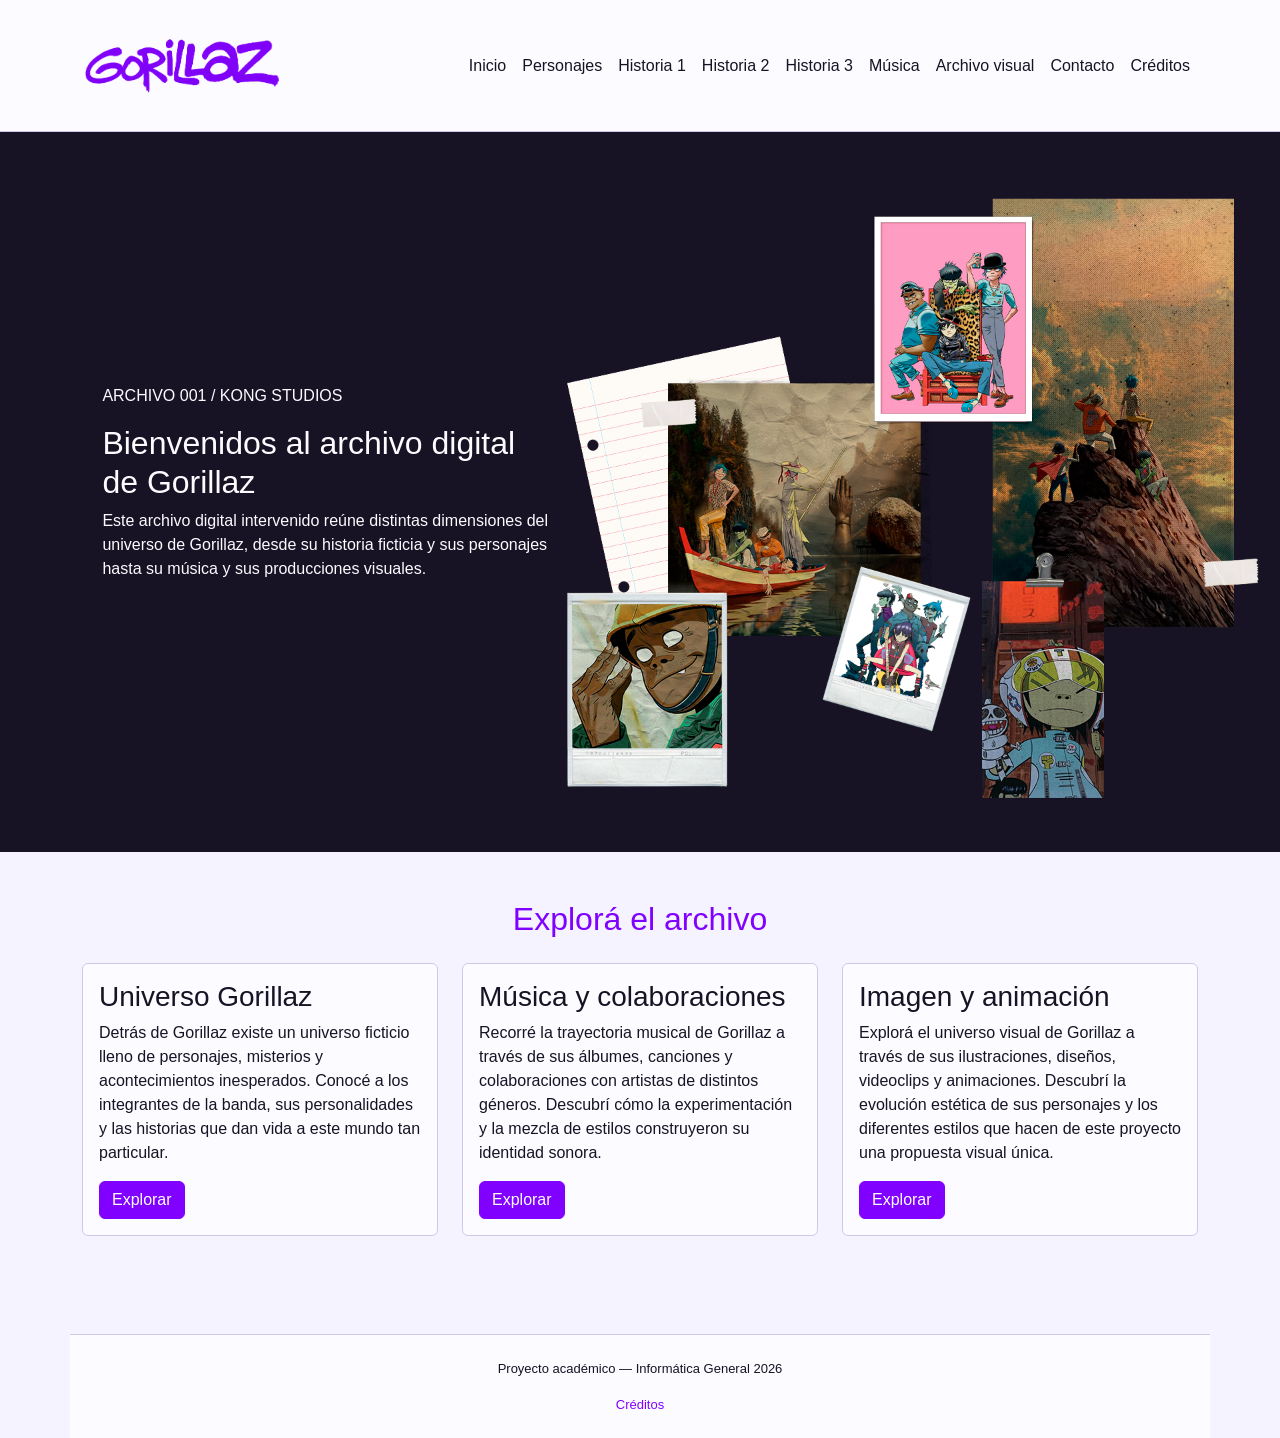
<file: index.html>
<!DOCTYPE html>
<html lang="es">
<head>
    <meta charset="UTF-8">
    <meta name="viewport" content="width=device-width, initial-scale=1.0">
    <title>Gorillaz | Archivo digital intervenido</title>
    <link href="https://cdn.jsdelivr.net/npm/bootstrap@5.3.9/dist/css/bootstrap.min.css" rel="stylesheet">
    <link rel="stylesheet" href="css/estilos.css">
</head>
<body>

    
<!-- ENCABEZADO -->
<header>
    <nav class="navbar navbar-expand-lg">
        <!-- navbar: define la barra de navegación de Bootstrap -->
        <!-- navbar-expand-lg: muestra el menú completo en pantallas grandes y lo convierte en hamburguesa en pantallas más chicas -->

        <div class="container py-4">
            <!-- container: centra y limita el ancho del contenido -->
            <!-- py-4: agrega espacio interno arriba y abajo -->

            <!-- Logo -->
            <a href="index.html" class="navbar-brand text-decoration-none">
                <!-- navbar-brand: identifica el logo o nombre del sitio dentro de la navegación -->
                <!-- text-decoration-none: quita el subrayado del enlace -->
                 <img src="imagenes/logo.png" alt="logo de gorillaz" class="logo">
            </a>

            <!-- Botón del menú hamburguesa -->
            <button class="navbar-toggler" type="button"
                data-bs-toggle="collapse"
                data-bs-target="#menuPrincipal"
                aria-controls="menuPrincipal"
                aria-expanded="false"
                aria-label="Abrir menú">
                <!-- navbar-toggler: aplica el estilo de Bootstrap al botón hamburguesa -->
                <!-- data-bs-toggle="collapse": indica que el botón abre y cierra un elemento desplegable -->
                <!-- data-bs-target: indica qué elemento HTML controla el botón -->
                <!-- aria-controls: identifica el menú que controla el botón -->
                <!-- aria-expanded: indica si el menú está abierto (true) o cerrado (false) -->
                <!-- aria-label: describe la función del botón para lectores de pantalla -->

                <span class="navbar-toggler-icon"></span>
                <!-- navbar-toggler-icon: muestra el ícono de las tres líneas del menú hamburguesa -->
            </button>

            <!-- Menú de navegación -->
            <div class="collapse navbar-collapse" id="menuPrincipal">
                <!-- collapse: permite ocultar y mostrar el menú -->
                <!-- navbar-collapse: adapta la disposición del menú al comportamiento de Navbar -->
                <!-- id="menuPrincipal": identifica el menú para que el botón pueda controlarlo -->

                <ul class="navbar-nav ms-auto">
                    <!-- navbar-nav: organiza los enlaces como elementos de navegación -->
                    <!-- ms-auto: empuja el menú hacia la derecha -->

                    <li class="nav-item">
                        <!-- nav-item: identifica cada elemento del menú -->
                        <a class="nav-link" href="index.html">Inicio</a>
                        <!-- nav-link: aplica los estilos de Bootstrap a cada enlace -->
                    </li>

                    <li class="nav-item">
                        <a class="nav-link" href="personajes.html">Personajes</a>
                    </li>

                    <li class="nav-item">
                        <a class="nav-link" href="historia1.html">Historia 1</a>
                    </li>

                    <li class="nav-item">
                        <a class="nav-link" href="historia2.html">Historia 2</a>
                    </li>

                    <li class="nav-item">
                        <a class="nav-link" href="historia3.html">Historia 3</a>
                    </li>

                    <li class="nav-item">
                        <a class="nav-link" href="musica.html">Música</a>
                    </li>

                    <li class="nav-item">
                        <a class="nav-link" href="archivovisual.html">Archivo visual</a>
                    </li>

                    <li class="nav-item">
                        <a class="nav-link" href="contacto.html">Contacto</a>
                    </li>

                    <li class="nav-item">
                        <a class="nav-link" href="creditos.html">Créditos</a>
                    </li>
                </ul>
            </div>
        </div>
    </nav>
</header>

    <!-- CONTENIDO PRINCIPAL -->
    <main>
        <!-- SECCIÓN DE BIENVENIDA -->
<section class="bienvenida">

    <!-- Imagen del collage -->
    <img src="imagenes/bienvenida.png" alt="fotos de gorillaz" class="bienvenida-imagen">

    <!-- Texto de bienvenida -->
    <div class="bienvenida-texto">
        <p>ARCHIVO 001 / KONG STUDIOS</p>

        <h2>Bienvenidos al archivo digital de Gorillaz</h2>

        <p>
            Este archivo digital intervenido reúne distintas
            dimensiones del universo de Gorillaz, desde su
            historia ficticia y sus personajes hasta su música
            y sus producciones visuales.
        </p>
    </div>

</section>

        <!-- SECCIONES DEL ARCHIVO -->
        <section class="container py-5"><!-- py-5: agrega espacio interno arriba y abajo -->
            <h2 class="text-center mb-4"><!-- mb-4: agrega margen inferior -->
                Explorá el archivo
            </h2>
            <div class="row g-4"><!-- row: crea una fila y g-4: agrega separación entre las tarjetas -->
                <div class="col-12 col-md-4">
                <!-- col-md-4: ocupa un tercio del ancho desde pantallas medianas -->
                 <article class="card h-100">
                    <!-- card: crea una tarjeta -->
                    <!-- h-100: hace que ocupe el 100% de la altura disponible -->

                        <div class="card-body">
                            <!-- card-body: organiza el contenido interno de la tarjeta -->

                            <h3 class="card-title">Universo Gorillaz</h3>
                            <!-- card-title: da formato al título de la tarjeta -->

                            <p class="card-text">
                               Detrás de Gorillaz existe un universo ficticio lleno de personajes, misterios y acontecimientos inesperados. Conocé a los integrantes de la banda, sus personalidades y las historias que dan vida a este mundo tan particular.
                            </p>
                            <!-- card-text: da formato al texto de la tarjeta -->

                            <a href="personajes.html" class="btn btn-primary">
                                Explorar
                            </a>
                            <!-- btn: da formato de botón al enlace -->
                            <!-- btn-primary: aplica el estilo principal de Bootstrap -->
                        </div>
                    </article>
                </div>

                <div class="col-12 col-md-4">
                    <!-- col-md-4: ocupa un tercio del ancho -->

                    <article class="card h-100">
                        <div class="card-body">

                            <h3 class="card-title">Música y colaboraciones</h3>

                            <p class="card-text">
                                Recorré la trayectoria musical de Gorillaz a través de sus álbumes, canciones y colaboraciones con artistas de distintos géneros. Descubrí cómo la experimentación y la mezcla de estilos construyeron su identidad sonora.
                            </p>

                            <a href="musica.html" class="btn btn-primary">
                                Explorar
                            </a>

                        </div>
                    </article>
                </div>

                <div class="col-12 col-md-4">
                    <!-- col-md-4: ocupa un tercio del ancho -->

                    <article class="card h-100">
                        <div class="card-body">

                            <h3 class="card-title">Imagen y animación</h3>

                            <p class="card-text">
                                Explorá el universo visual de Gorillaz a través de sus ilustraciones, diseños, videoclips y animaciones. Descubrí la evolución estética de sus personajes y los diferentes estilos que hacen de este proyecto una propuesta visual única.
                            </p>

                            <a href="archivovisual.html" class="btn btn-primary">
                                Explorar
                            </a>

                        </div>
                    </article>
                </div>

            </div>
        </section>

    </main>
    <footer class="container py-4 text-center">
        <p>Proyecto académico — Informática General 2026</p>
        <a href="creditos.html">Créditos</a>
    </footer>
    <script src="https://cdn.jsdelivr.net/npm/bootstrap@5.3.9/dist/js/bootstrap.bundle.min.js"></script>
</body>
</html>
</file>
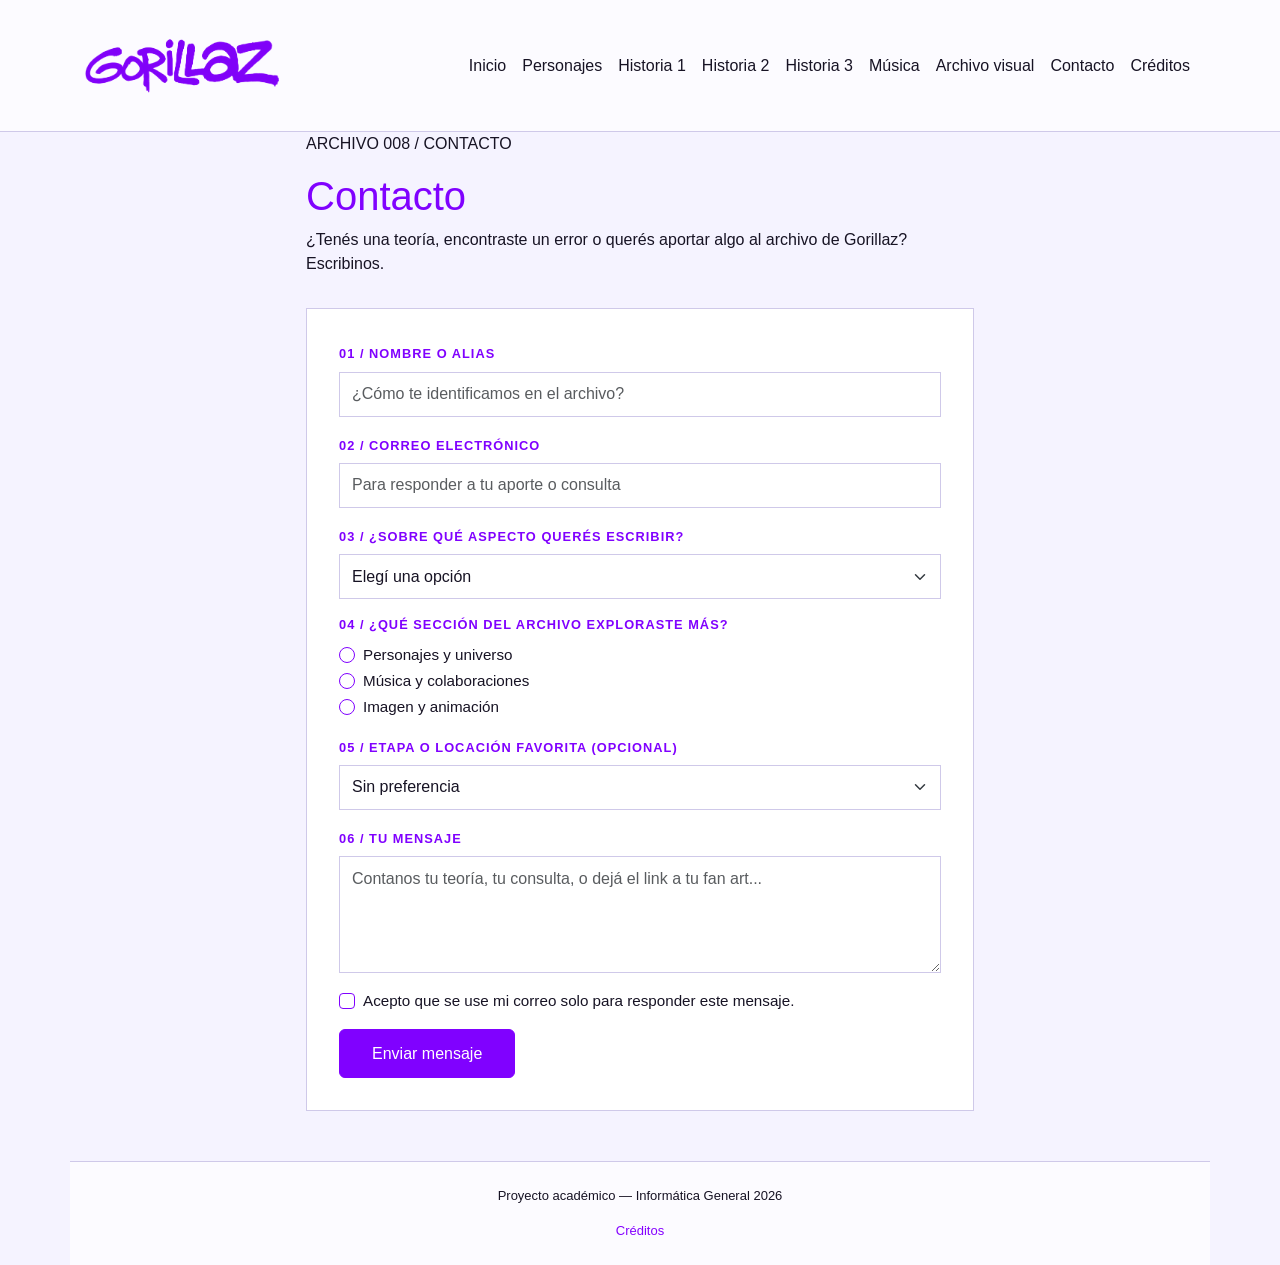
<file: contacto.html>
<!DOCTYPE html>
<html lang="es">
<head>
    <meta charset="UTF-8">
    <meta name="viewport" content="width=device-width, initial-scale=1.0">
    <title>Gorillaz | Archivo digital intervenido</title>
    <link href="https://cdn.jsdelivr.net/npm/bootstrap@5.3.9/dist/css/bootstrap.min.css" rel="stylesheet">
    <link rel="stylesheet" href="css/estilos.css">
</head>
<body>    
<!-- ENCABEZADO -->
<header>
    <nav class="navbar navbar-expand-lg">
        <!-- navbar: define la barra de navegación de Bootstrap -->
        <!-- navbar-expand-lg: muestra el menú completo en pantallas grandes y lo convierte en hamburguesa en pantallas más chicas -->

        <div class="container py-4">
            <!-- container: centra y limita el ancho del contenido -->
            <!-- py-4: agrega espacio interno arriba y abajo -->

            <!-- Logo -->
            <a href="index.html" class="navbar-brand text-decoration-none">
                <!-- navbar-brand: identifica el logo o nombre del sitio dentro de la navegación -->
                <!-- text-decoration-none: quita el subrayado del enlace -->
                 <img src="imagenes/logo.png" alt="logo de gorillaz" class="logo">
            </a>

            <!-- Botón del menú hamburguesa -->
            <button class="navbar-toggler" type="button"
                data-bs-toggle="collapse"
                data-bs-target="#menuPrincipal"
                aria-controls="menuPrincipal"
                aria-expanded="false"
                aria-label="Abrir menú">
                <!-- navbar-toggler: aplica el estilo de Bootstrap al botón hamburguesa -->
                <!-- data-bs-toggle="collapse": indica que el botón abre y cierra un elemento desplegable -->
                <!-- data-bs-target: indica qué elemento HTML controla el botón -->
                <!-- aria-controls: identifica el menú que controla el botón -->
                <!-- aria-expanded: indica si el menú está abierto (true) o cerrado (false) -->
                <!-- aria-label: describe la función del botón para lectores de pantalla -->

                <span class="navbar-toggler-icon"></span>
                <!-- navbar-toggler-icon: muestra el ícono de las tres líneas del menú hamburguesa -->
            </button>

            <!-- Menú de navegación -->
            <div class="collapse navbar-collapse" id="menuPrincipal">
                <!-- collapse: permite ocultar y mostrar el menú -->
                <!-- navbar-collapse: adapta la disposición del menú al comportamiento de Navbar -->
                <!-- id="menuPrincipal": identifica el menú para que el botón pueda controlarlo -->

                <ul class="navbar-nav ms-auto">
                    <!-- navbar-nav: organiza los enlaces como elementos de navegación -->
                    <!-- ms-auto: empuja el menú hacia la derecha -->

                    <li class="nav-item">
                        <!-- nav-item: identifica cada elemento del menú -->
                        <a class="nav-link" href="index.html">Inicio</a>
                        <!-- nav-link: aplica los estilos de Bootstrap a cada enlace -->
                    </li>

                    <li class="nav-item">
                        <a class="nav-link" href="personajes.html">Personajes</a>
                    </li>

                    <li class="nav-item">
                        <a class="nav-link" href="historia1.html">Historia 1</a>
                    </li>

                    <li class="nav-item">
                        <a class="nav-link" href="historia2.html">Historia 2</a>
                    </li>

                    <li class="nav-item">
                        <a class="nav-link" href="historia3.html">Historia 3</a>
                    </li>

                    <li class="nav-item">
                        <a class="nav-link" href="musica.html">Música</a>
                    </li>

                    <li class="nav-item">
                        <a class="nav-link" href="archivovisual.html">Archivo visual</a>
                    </li>

                    <li class="nav-item">
                        <a class="nav-link" href="contacto.html">Contacto</a>
                    </li>

                    <li class="nav-item">
                        <a class="nav-link" href="creditos.html">Créditos</a>
                    </li>
                </ul>
            </div>
        </div>
    </nav>
</header>
 <!-- CONTENIDO -->

<section id="contacto">
  <p>ARCHIVO 008 / CONTACTO</p>
  <h1>Contacto</h1>
  <p>¿Tenés una teoría, encontraste un error o querés aportar algo al archivo de Gorillaz? Escribinos.</p>

  <form id="form-contacto">

    <!-- 1. Identificación -->
    <div class="mb-3">
      <label for="nombre" class="form-label">Nombre o alias</label>
      <input type="text" id="nombre" class="form-control" placeholder="¿Cómo te identificamos en el archivo?">
      <p class="mensaje-error" id="error-nombre"></p>
    </div>

    <div class="mb-3">
      <label for="email" class="form-label">Correo electrónico</label>
      <input type="email" id="email" class="form-control" placeholder="Para responder a tu aporte o consulta">
      <p class="mensaje-error" id="error-email"></p>
    </div>

    <!-- 2. Conexión con el universo -->
    <div class="mb-3">
      <label for="tema" class="form-label">¿Sobre qué aspecto querés escribir?</label>
      <select id="tema" class="form-select">
        <option value="">Elegí una opción</option>
        <option value="lore">Teoría o dato del lore (personajes / lugares)</option>
        <option value="estetica">Aporte sobre estética, animación o videoclips</option>
        <option value="fanart">Enviar fan art o ilustración propia</option>
        <option value="proyecto">Consulta o sugerencia sobre el proyecto web</option>
      </select>
      <p class="mensaje-error" id="error-tema"></p>
    </div>

    <div class="mb-3">
      <p class="form-label">¿Qué sección del archivo exploraste más?</p>
      <div class="form-check">
        <input type="radio" name="seccion" id="seccion-personajes" value="personajes" class="form-check-input radio">
        <label for="seccion-personajes" class="form-check-label">Personajes y universo</label>
      </div>
      <div class="form-check">
        <input type="radio" name="seccion" id="seccion-musica" value="musica" class="form-check-input radio">
        <label for="seccion-musica" class="form-check-label">Música y colaboraciones</label>
      </div>
      <div class="form-check">
        <input type="radio" name="seccion" id="seccion-imagen" value="imagen" class="form-check-input radio">
        <label for="seccion-imagen" class="form-check-label">Imagen y animación</label>
      </div>
      <p class="mensaje-error" id="error-seccion"></p>
    </div>

    <div class="mb-3">
      <label for="etapa" class="form-label">Etapa o locación favorita (opcional)</label>
      <select id="etapa" class="form-select">
        <option value="">Sin preferencia</option>
        <option value="kong">Kong Studios (Fase 1 / Fase 2)</option>
        <option value="plastic-beach">Plastic Beach (Fase 3)</option>
        <option value="spirit-house">Spirit House (Fase 4)</option>
        <option value="now-now">The Now Now (Fase 5)</option>
        <option value="cracker-island">El culto de Cracker Island (Fase 7)</option>
        <option value="otra">Otra</option>
      </select>
    </div>

    <!-- 3. Mensaje -->
    <div class="mb-3">
      <label for="mensaje" class="form-label">Tu mensaje</label>
      <textarea id="mensaje" class="form-control" rows="4" maxlength="500"
        placeholder="Contanos tu teoría, tu consulta, o dejá el link a tu fan art..."></textarea>
      <p class="mensaje-error" id="error-mensaje"></p>
    </div>

    <!-- 4. Aceptación -->
    <div class="mb-3">
      <div class="form-check">
        <input type="checkbox" id="acepto" class="form-check-input">
        <label for="acepto" class="form-check-label">Acepto que se use mi correo solo para responder este mensaje.</label>
      </div>
      <p class="mensaje-error" id="error-acepto"></p>
    </div>

    <button type="submit" class="btn btn-primary">Enviar mensaje</button>

    <div class="alert alert-success mt-4 oculto" id="mensaje-exito">
      Mensaje archivado. Gracias por escribirnos.
    </div>
  </form>
</section>


 <footer class="container py-4 text-center">
        <p>Proyecto académico — Informática General 2026</p>
        <a href="creditos.html">Créditos</a>
    </footer>

    <script src="https://cdn.jsdelivr.net/npm/bootstrap@5.3.9/dist/js/bootstrap.bundle.min.js"></script>
    <script src="js/contacto.js"></script>
</body>
</html>
</file>
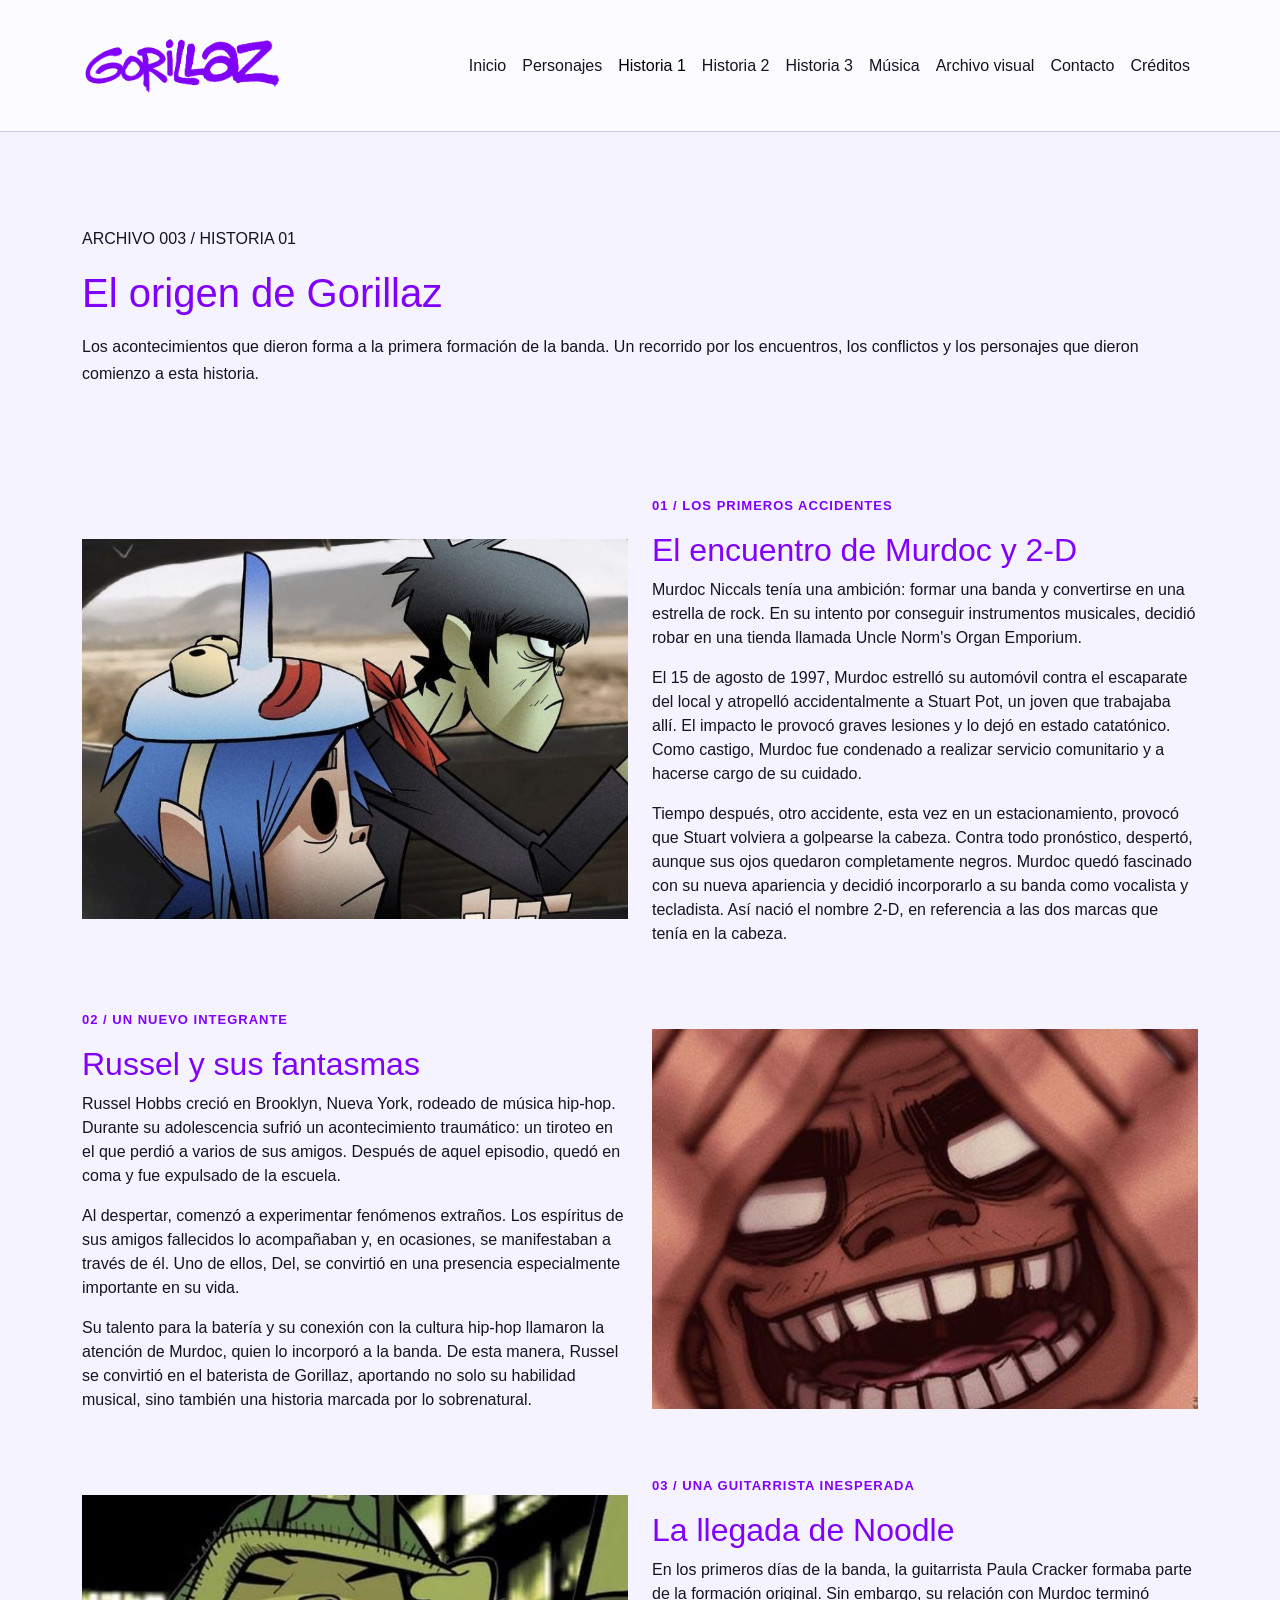
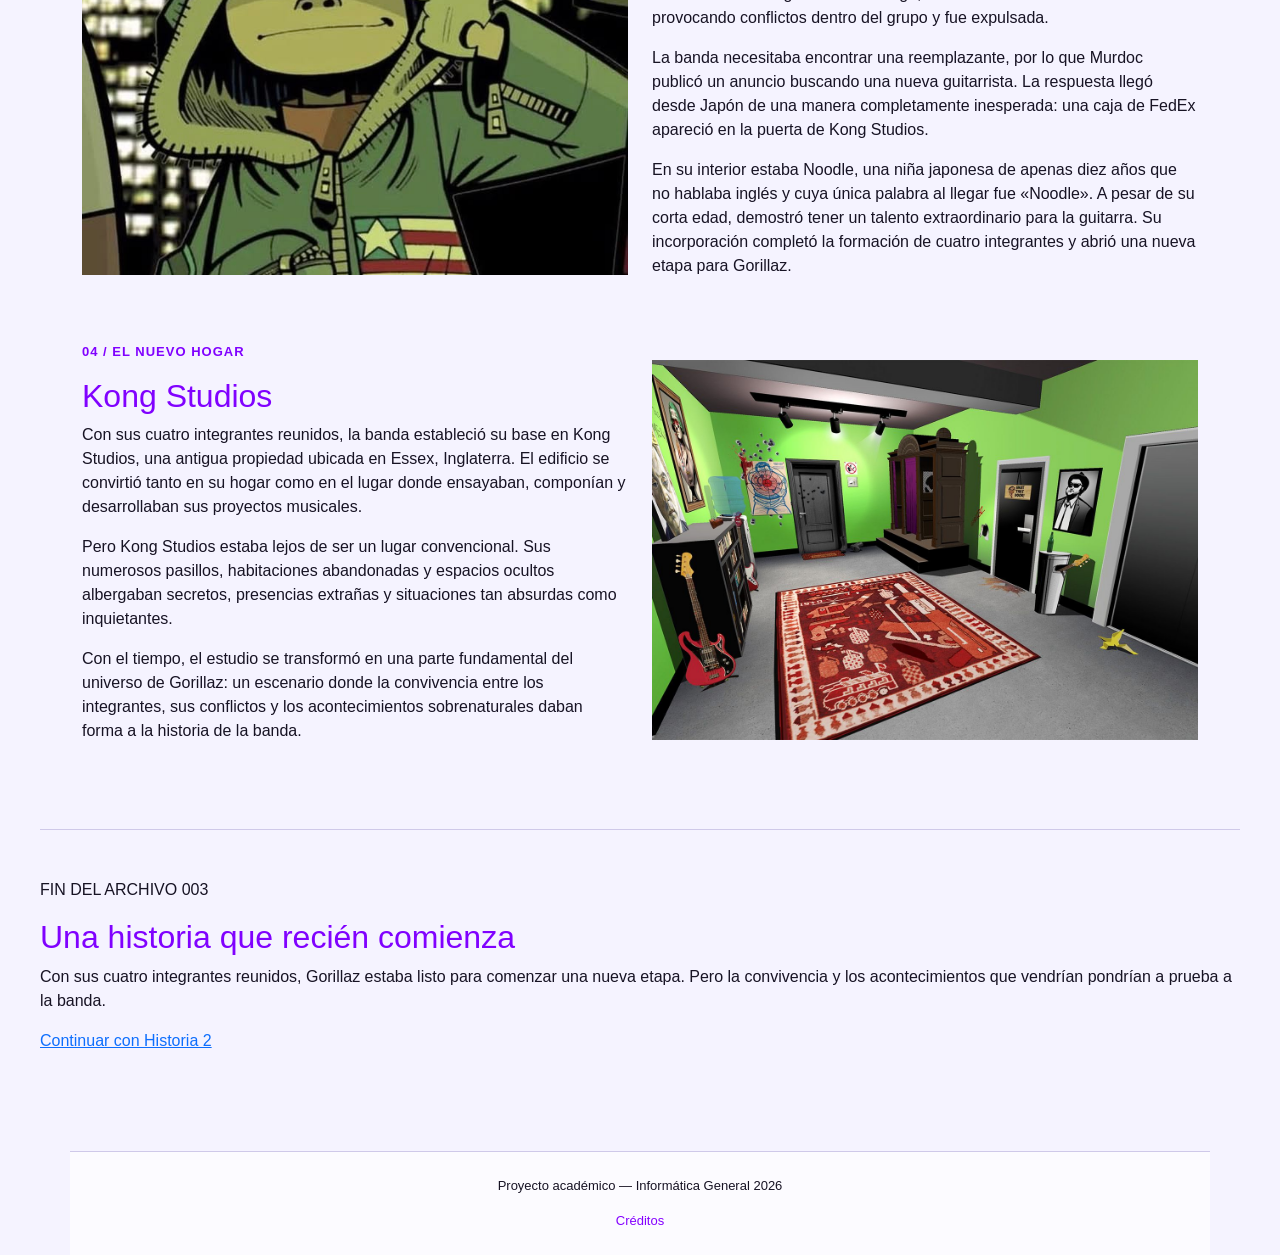
<file: historia1.html>
<!DOCTYPE html>
<html lang="es">

<head>
    <meta charset="UTF-8">
    <meta name="viewport" content="width=device-width, initial-scale=1.0">
    <title>Historia 1 | Gorillaz - Archivo digital intervenido</title>
    <link href="https://cdn.jsdelivr.net/npm/bootstrap@5.3.9/dist/css/bootstrap.min.css" rel="stylesheet">
    <link rel="stylesheet" href="css/estilos.css">
</head>
<body>
    <header>
        <nav class="navbar navbar-expand-lg">
            <div class="container py-4">

                <a href="index.html" class="navbar-brand text-decoration-none">
                    <img src="imagenes/logo.png" alt="Gorillaz - Inicio" class="logo">
                </a>

                <button class="navbar-toggler" type="button"
                    data-bs-toggle="collapse"
                    data-bs-target="#menuPrincipal"
                    aria-controls="menuPrincipal"
                    aria-expanded="false"
                    aria-label="Abrir menú">

                    <span class="navbar-toggler-icon"></span>
                </button>

                <div class="collapse navbar-collapse" id="menuPrincipal">
                    <ul class="navbar-nav ms-auto">

                        <li class="nav-item">
                            <a class="nav-link" href="index.html">Inicio</a>
                        </li>

                        <li class="nav-item">
                            <a class="nav-link" href="personajes.html">Personajes</a>
                        </li>

                        <li class="nav-item">
                            <a class="nav-link active" aria-current="page" href="historia1.html">Historia 1</a>
                        </li>

                        <li class="nav-item">
                            <a class="nav-link" href="historia2.html">Historia 2</a>
                        </li>

                        <li class="nav-item">
                            <a class="nav-link" href="historia3.html">Historia 3</a>
                        </li>

                        <li class="nav-item">
                            <a class="nav-link" href="musica.html">Música</a>
                        </li>

                        <li class="nav-item">
                            <a class="nav-link" href="archivovisual.html">Archivo visual</a>
                        </li>

                        <li class="nav-item">
                            <a class="nav-link" href="contacto.html">Contacto</a>
                        </li>

                        <li class="nav-item">
                            <a class="nav-link" href="creditos.html">Créditos</a>
                        </li>

                    </ul>
                </div>

            </div>
        </nav>
    </header>
    <main>
        <section class="historia-intro container py-5">
            <p>ARCHIVO 003 / HISTORIA 01</p>
             <h1>El origen de Gorillaz</h1>
             <p>
                Los acontecimientos que dieron forma a la primera
                formación de la banda. Un recorrido por los encuentros,
                los conflictos y los personajes que dieron comienzo
                a esta historia.
            </p>
        </section>
        <!-- DESARROLLO DE LA HISTORIA -->
        <section class="historia-contenido container">
            <!-- ACONTECIMIENTO 1 -->
            <article class="historia-bloque row align-items-center mb-5">
                <div class="col-md-6">
                    <img src="imagenes/historia1-01.jpg"
                        alt="Murdoc y 2-D"
                        class="historia-imagen">
                </div>

                <div class="col-md-6 historia-texto">

                    <p class="historia-etiqueta">01 / LOS PRIMEROS ACCIDENTES</p>

                    <h2>El encuentro de Murdoc y 2-D</h2>

                    <p>Murdoc Niccals tenía una ambición: formar una banda y convertirse en una estrella 
                        de rock. En su intento por conseguir instrumentos musicales, decidió robar en una 
                        tienda llamada Uncle Norm's Organ Emporium.</p>

                    <p>El 15 de agosto de 1997, Murdoc estrelló su automóvil contra el escaparate del local 
                        y atropelló accidentalmente a Stuart Pot, un joven que trabajaba allí. El impacto le 
                        provocó graves lesiones y lo dejó en estado catatónico. Como castigo, Murdoc fue 
                        condenado a realizar servicio comunitario y a hacerse cargo de su cuidado.</p>
                        
                    <p>Tiempo después, otro accidente, esta vez en un estacionamiento, provocó que 
                        Stuart volviera a golpearse la cabeza. Contra todo pronóstico, despertó, aunque 
                        sus ojos quedaron completamente negros. Murdoc quedó fascinado con su nueva 
                        apariencia y decidió incorporarlo a su banda como vocalista y tecladista. 
                        Así nació el nombre 2-D, en referencia a las dos marcas que tenía en la cabeza.</p>
                </div>
            </article>
            <!-- ACONTECIMIENTO 2 -->
            <article class="historia-bloque row align-items-center mb-5">

                <div class="col-md-6 order-md-2">
                    <img src="imagenes/historia1-02.jpg"
                        alt="Russel Hobbs"
                        class="historia-imagen">
                </div>

                <div class="col-md-6 order-md-1 historia-texto">

                    <p class="historia-etiqueta">02 / UN NUEVO INTEGRANTE</p>

                    <h2>Russel y sus fantasmas</h2>

                    <p>
                        Russel Hobbs creció en Brooklyn, Nueva York, rodeado de música hip-hop. 
                        Durante su adolescencia sufrió un acontecimiento traumático: un tiroteo 
                        en el que perdió a varios de sus amigos. Después de aquel episodio, quedó 
                        en coma y fue expulsado de la escuela.
                    </p>

                    <p>Al despertar, comenzó a experimentar fenómenos extraños. Los espíritus de 
                        sus amigos fallecidos lo acompañaban y, en ocasiones, se manifestaban a 
                        través de él. Uno de ellos, Del, se convirtió en una presencia especialmente 
                        importante en su vida.
                    </p>

                    <p>
                        Su talento para la batería y su conexión con la cultura hip-hop llamaron la 
                        atención de Murdoc, quien lo incorporó a la banda. De esta manera, Russel se 
                        convirtió en el baterista de Gorillaz, aportando no solo su habilidad musical, 
                        sino también una historia marcada por lo sobrenatural.
                    </p>
                </div>

            </article>


            <!-- ACONTECIMIENTO 3 -->
            <article class="historia-bloque row align-items-center mb-5">

                <div class="col-md-6">
                    <img src="imagenes/historia1-03.jpg"
                        alt="Noodle"
                        class="historia-imagen">
                </div>

                <div class="col-md-6 historia-texto">

                    <p class="historia-etiqueta">03 / UNA GUITARRISTA INESPERADA</p>

                    <h2>La llegada de Noodle</h2>

                    <p>En los primeros días de la banda, la guitarrista Paula Cracker formaba 
                        parte de la formación original. Sin embargo, su relación con Murdoc 
                        terminó provocando conflictos dentro del grupo y fue expulsada.
                    </p>

                    <p>
                        La banda necesitaba encontrar una reemplazante, por lo que Murdoc publicó 
                        un anuncio buscando una nueva guitarrista. La respuesta llegó desde 
                        Japón de una manera completamente inesperada: una caja de FedEx apareció en 
                        la puerta de Kong Studios.
                    </p>

                    <p>
                        En su interior estaba Noodle, una niña japonesa de apenas diez años que no 
                        hablaba inglés y cuya única palabra al llegar fue «Noodle». A pesar de su corta 
                        edad, demostró tener un talento extraordinario para la guitarra. 
                        Su incorporación completó la formación de cuatro integrantes y abrió una nueva 
                        etapa para Gorillaz.
                    </p>

                </div>

            </article>


            <!-- ACONTECIMIENTO 4 -->
            <article class="historia-bloque row align-items-center mb-5">

                <div class="col-md-6 order-md-2">
                    <img src="imagenes/historia1-04.jpg"
                        alt="Kong Studios"
                        class="historia-imagen">
                </div>

                <div class="col-md-6 order-md-1 historia-texto">

                    <p class="historia-etiqueta">04 / EL NUEVO HOGAR</p>

                    <h2>Kong Studios</h2>

                    <p>
                        Con sus cuatro integrantes reunidos, la banda estableció su base en 
                        Kong Studios, una antigua propiedad ubicada en Essex, Inglaterra. El 
                        edificio se convirtió tanto en su hogar como en el lugar donde 
                        ensayaban, componían y desarrollaban sus proyectos musicales.
                    </p>

                    <p>
                        Pero Kong Studios estaba lejos de ser un lugar convencional. Sus numerosos 
                        pasillos, habitaciones abandonadas y espacios ocultos albergaban secretos, 
                        presencias extrañas y situaciones tan absurdas como inquietantes.
                    </p>

                    <p>
                        Con el tiempo, el estudio se transformó en una parte fundamental del universo 
                        de Gorillaz: un escenario donde la convivencia entre los integrantes, sus conflictos 
                        y los acontecimientos sobrenaturales daban forma a la historia de la banda.
                    </p>

                </div>

            </article>


        </section>


        <!-- CIERRE DE LA HISTORIA -->
        <section class="historia-cierre container py-5">

            <p>FIN DEL ARCHIVO 003</p>

            <h2>Una historia que recién comienza</h2>

            <p>
                Con sus cuatro integrantes reunidos, Gorillaz estaba
                listo para comenzar una nueva etapa. Pero la convivencia
                y los acontecimientos que vendrían pondrían a prueba
                a la banda.
            </p>

            <a href="historia2.html">Continuar con Historia 2</a>

        </section>

    </main>
    <footer class="container py-4 text-center">
        <p>Proyecto académico — Informática General 2026</p>
        <a href="creditos.html">Créditos</a>
    </footer>
    <!-- JAVASCRIPT DE BOOTSTRAP -->
    <script src="https://cdn.jsdelivr.net/npm/bootstrap@5.3.9/dist/js/bootstrap.bundle.min.js"></script>

</body>
</html>
</file>
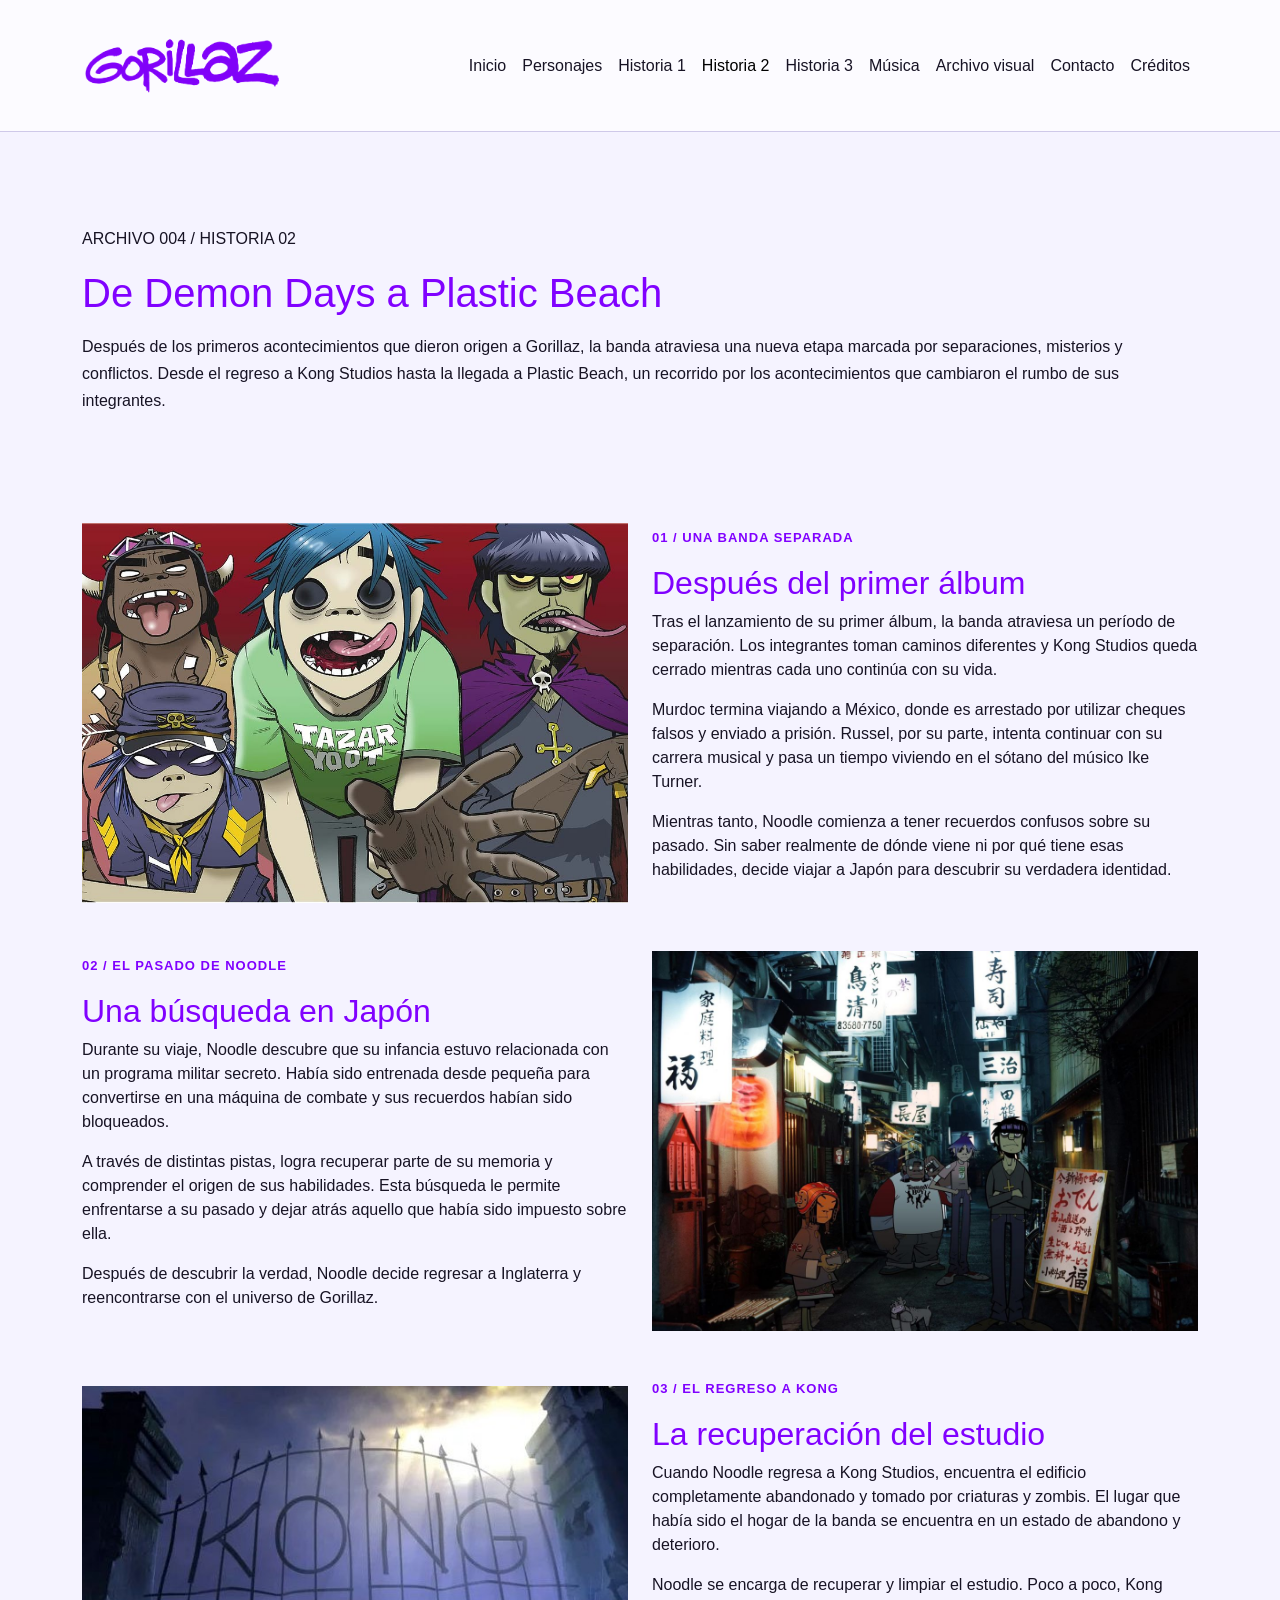
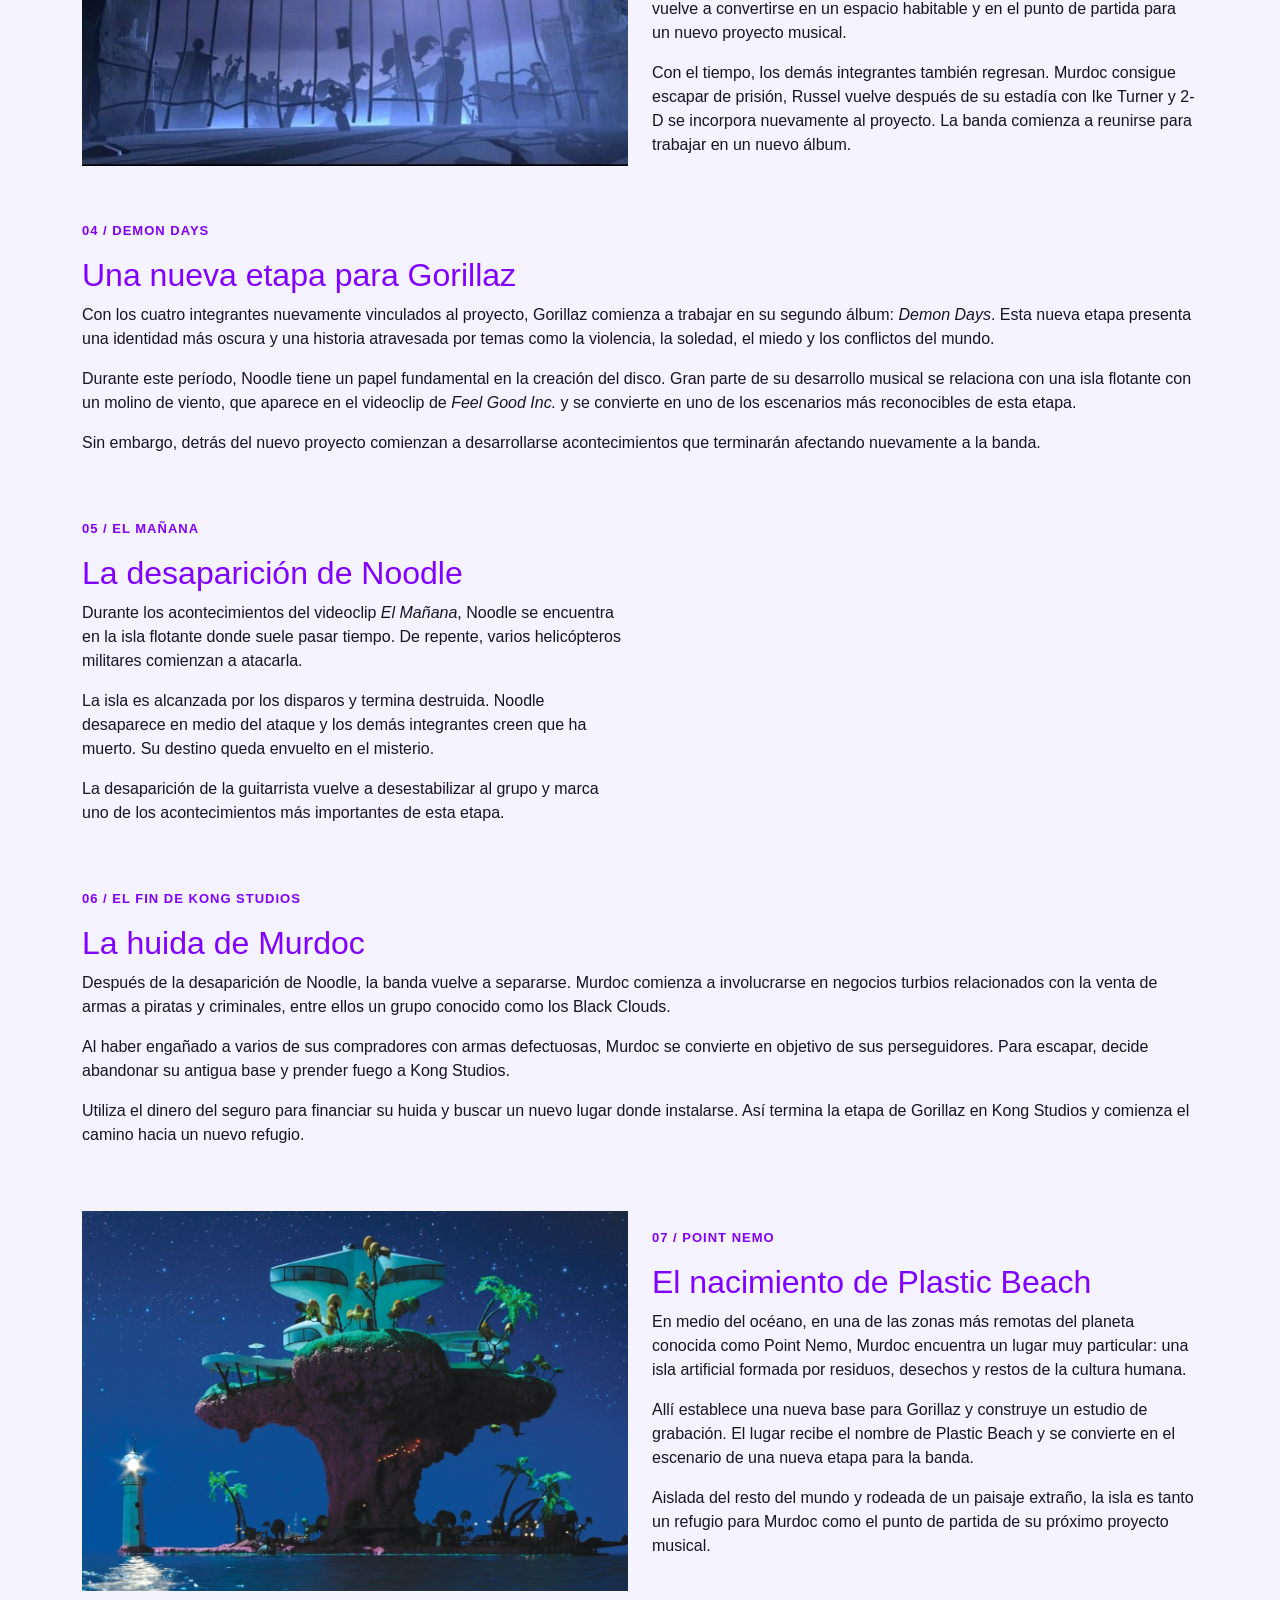
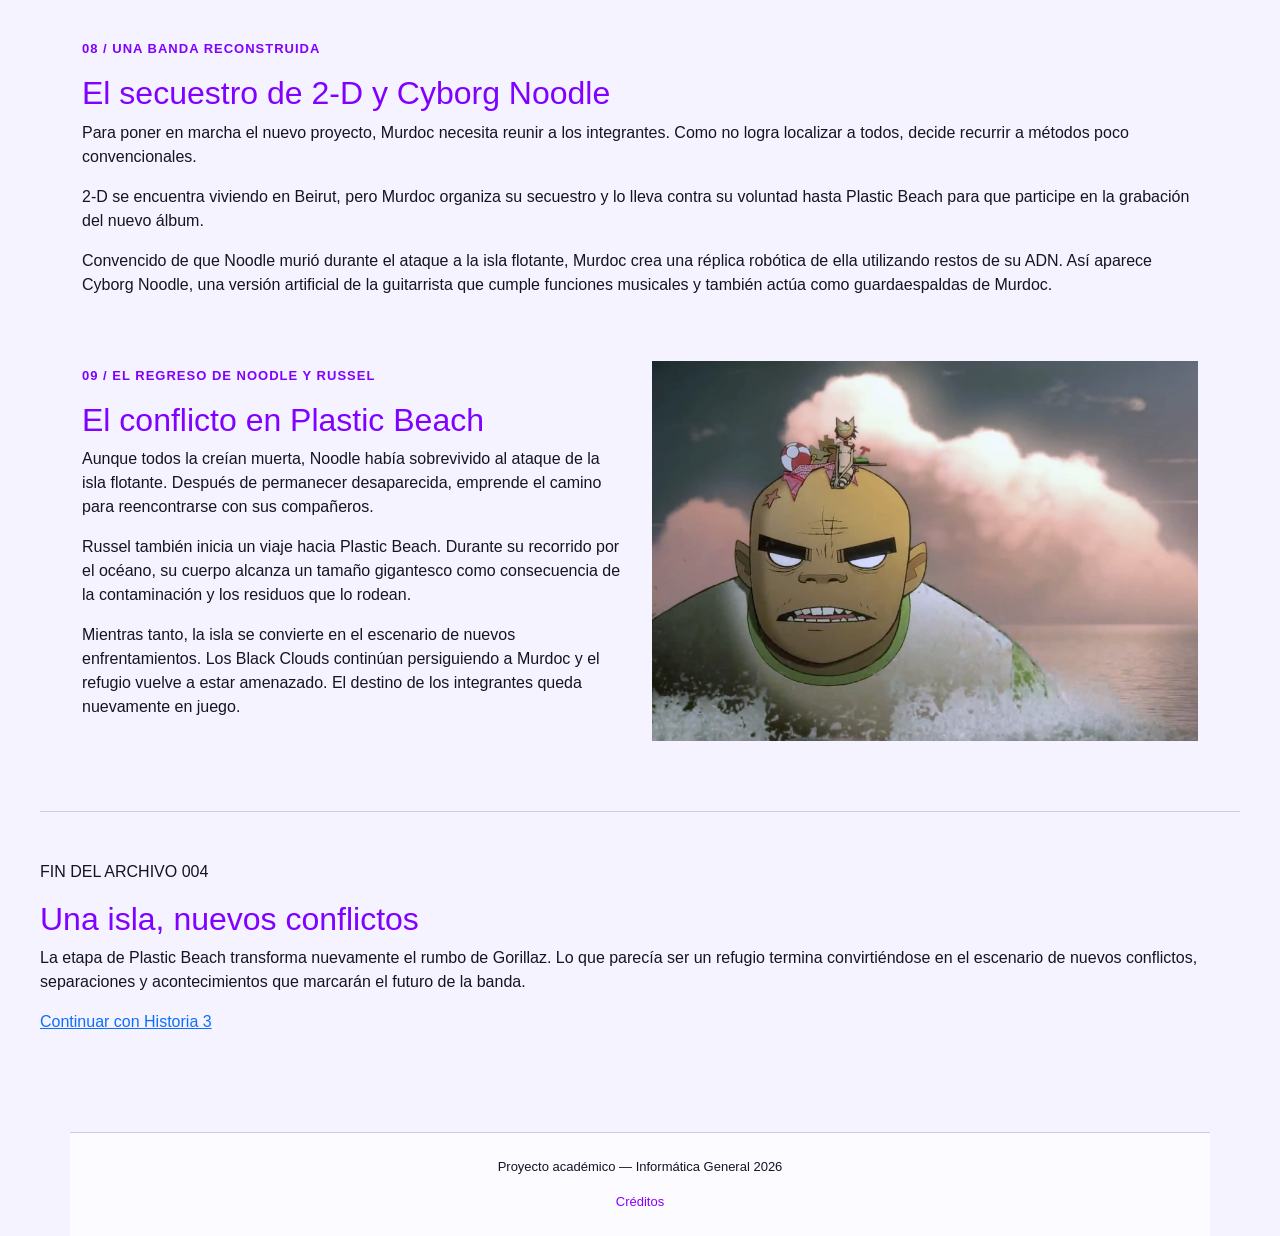
<file: historia2.html>
<!DOCTYPE html>
<html lang="es">

<head>
    <meta charset="UTF-8">
    <meta name="viewport" content="width=device-width, initial-scale=1.0">
    <title>Historia 2 | Gorillaz - Archivo digital intervenido</title>

    <link href="https://cdn.jsdelivr.net/npm/bootstrap@5.3.9/dist/css/bootstrap.min.css" rel="stylesheet">
    <link rel="stylesheet" href="css/estilos.css">
</head>

<body>

    <header>
        <nav class="navbar navbar-expand-lg">
            <div class="container py-4">

                <a href="index.html" class="navbar-brand text-decoration-none">
                    <img src="imagenes/logo.png" alt="Gorillaz - Inicio" class="logo">
                </a>

                <button class="navbar-toggler" type="button"
                    data-bs-toggle="collapse"
                    data-bs-target="#menuPrincipal"
                    aria-controls="menuPrincipal"
                    aria-expanded="false"
                    aria-label="Abrir menú">

                    <span class="navbar-toggler-icon"></span>
                </button>

                <div class="collapse navbar-collapse" id="menuPrincipal">
                    <ul class="navbar-nav ms-auto">

                        <li class="nav-item">
                            <a class="nav-link" href="index.html">Inicio</a>
                        </li>

                        <li class="nav-item">
                            <a class="nav-link" href="personajes.html">Personajes</a>
                        </li>

                        <li class="nav-item">
                            <a class="nav-link" href="historia1.html">Historia 1</a>
                        </li>

                        <li class="nav-item">
                            <a class="nav-link active" aria-current="page" href="historia2.html">Historia 2</a>
                        </li>

                        <li class="nav-item">
                            <a class="nav-link" href="historia3.html">Historia 3</a>
                        </li>

                        <li class="nav-item">
                            <a class="nav-link" href="musica.html">Música</a>
                        </li>

                        <li class="nav-item">
                            <a class="nav-link" href="archivovisual.html">Archivo visual</a>
                        </li>

                        <li class="nav-item">
                            <a class="nav-link" href="contacto.html">Contacto</a>
                        </li>

                        <li class="nav-item">
                            <a class="nav-link" href="creditos.html">Créditos</a>
                        </li>

                    </ul>
                </div>

            </div>
        </nav>
    </header>


    <main>

        <!-- INTRODUCCIÓN -->
        <section class="historia-intro container py-5">

            <p>ARCHIVO 004 / HISTORIA 02</p>

            <h1>De Demon Days a Plastic Beach</h1>

            <p>
                Después de los primeros acontecimientos que dieron origen
                a Gorillaz, la banda atraviesa una nueva etapa marcada por
                separaciones, misterios y conflictos. Desde el regreso a
                Kong Studios hasta la llegada a Plastic Beach, un recorrido
                por los acontecimientos que cambiaron el rumbo de sus
                integrantes.
            </p>

        </section>


        <!-- DESARROLLO DE LA HISTORIA -->
        <section class="historia-contenido container">


            <!-- ACONTECIMIENTO 1 -->
            <article class="historia-bloque row align-items-center mb-5">

                <div class="col-md-6">
                    <img src="imagenes/historia2-01.jpg"
                         alt="Gorillaz después del lanzamiento de su primer álbum"
                         class="historia-imagen">
                </div>

                <div class="col-md-6 historia-texto">

                    <p class="historia-etiqueta">01 / UNA BANDA SEPARADA</p>

                    <h2>Después del primer álbum</h2>

                    <p>
                        Tras el lanzamiento de su primer álbum, la banda
                        atraviesa un período de separación. Los integrantes
                        toman caminos diferentes y Kong Studios queda
                        cerrado mientras cada uno continúa con su vida.
                    </p>

                    <p>
                        Murdoc termina viajando a México, donde es arrestado
                        por utilizar cheques falsos y enviado a prisión.
                        Russel, por su parte, intenta continuar con su
                        carrera musical y pasa un tiempo viviendo en el
                        sótano del músico Ike Turner.
                    </p>

                    <p>
                        Mientras tanto, Noodle comienza a tener recuerdos
                        confusos sobre su pasado. Sin saber realmente de
                        dónde viene ni por qué tiene esas habilidades,
                        decide viajar a Japón para descubrir su verdadera
                        identidad.
                    </p>

                </div>

            </article>


            <!-- ACONTECIMIENTO 2 -->
            <article class="historia-bloque row align-items-center mb-5">

                <div class="col-md-6 order-md-2">
                    <img src="imagenes/historia2-02.jpg"
                         alt="Noodle durante su búsqueda en Japón"
                         class="historia-imagen">
                </div>

                <div class="col-md-6 order-md-1 historia-texto">

                    <p class="historia-etiqueta">02 / EL PASADO DE NOODLE</p>

                    <h2>Una búsqueda en Japón</h2>

                    <p>
                        Durante su viaje, Noodle descubre que su infancia
                        estuvo relacionada con un programa militar secreto.
                        Había sido entrenada desde pequeña para convertirse
                        en una máquina de combate y sus recuerdos habían
                        sido bloqueados.
                    </p>

                    <p>
                        A través de distintas pistas, logra recuperar parte
                        de su memoria y comprender el origen de sus
                        habilidades. Esta búsqueda le permite enfrentarse
                        a su pasado y dejar atrás aquello que había sido
                        impuesto sobre ella.
                    </p>

                    <p>
                        Después de descubrir la verdad, Noodle decide
                        regresar a Inglaterra y reencontrarse con el
                        universo de Gorillaz.
                    </p>

                </div>

            </article>


            <!-- ACONTECIMIENTO 3 -->
            <article class="historia-bloque row align-items-center mb-5">

                <div class="col-md-6">
                    <img src="imagenes/historia2-03.jpg"
                         alt="Kong Studios durante el regreso de Noodle"
                         class="historia-imagen">
                </div>

                <div class="col-md-6 historia-texto">

                    <p class="historia-etiqueta">03 / EL REGRESO A KONG</p>

                    <h2>La recuperación del estudio</h2>

                    <p>
                        Cuando Noodle regresa a Kong Studios, encuentra
                        el edificio completamente abandonado y tomado
                        por criaturas y zombis. El lugar que había sido
                        el hogar de la banda se encuentra en un estado
                        de abandono y deterioro.
                    </p>

                    <p>
                        Noodle se encarga de recuperar y limpiar el
                        estudio. Poco a poco, Kong vuelve a convertirse
                        en un espacio habitable y en el punto de partida
                        para un nuevo proyecto musical.
                    </p>

                    <p>
                        Con el tiempo, los demás integrantes también
                        regresan. Murdoc consigue escapar de prisión,
                        Russel vuelve después de su estadía con Ike Turner
                        y 2-D se incorpora nuevamente al proyecto.
                        La banda comienza a reunirse para trabajar en
                        un nuevo álbum.
                    </p>

                </div>

            </article>


            <!-- ACONTECIMIENTO 4 -->
            <article class="historia-bloque row align-items-center mb-5">

                <div class="col-md-12 historia-texto">

                    <p class="historia-etiqueta">04 / DEMON DAYS</p>

                    <h2>Una nueva etapa para Gorillaz</h2>

                    <p>
                        Con los cuatro integrantes nuevamente vinculados
                        al proyecto, Gorillaz comienza a trabajar en
                        su segundo álbum: <em>Demon Days</em>. Esta nueva
                        etapa presenta una identidad más oscura y una
                        historia atravesada por temas como la violencia,
                        la soledad, el miedo y los conflictos del mundo.
                    </p>

                    <p>
                        Durante este período, Noodle tiene un papel
                        fundamental en la creación del disco. Gran parte
                        de su desarrollo musical se relaciona con una
                        isla flotante con un molino de viento, que aparece
                        en el videoclip de <em>Feel Good Inc.</em> y se
                        convierte en uno de los escenarios más
                        reconocibles de esta etapa.
                    </p>

                    <p>
                        Sin embargo, detrás del nuevo proyecto comienzan
                        a desarrollarse acontecimientos que terminarán
                        afectando nuevamente a la banda.
                    </p>

                </div>

            </article>


            <!-- ACONTECIMIENTO 5 -->
            <article class="historia-bloque row align-items-center mb-5">

                <div class="col-md-6 historia-texto">

                    <p class="historia-etiqueta">05 / EL MAÑANA</p>

                    <h2>La desaparición de Noodle</h2>

                    <p>
                        Durante los acontecimientos del videoclip
                        <em>El Mañana</em>, Noodle se encuentra en la
                        isla flotante donde suele pasar tiempo.
                        De repente, varios helicópteros militares
                        comienzan a atacarla.
                    </p>

                    <p>
                        La isla es alcanzada por los disparos y termina
                        destruida. Noodle desaparece en medio del ataque
                        y los demás integrantes creen que ha muerto.
                        Su destino queda envuelto en el misterio.
                    </p>

                    <p>
                        La desaparición de la guitarrista vuelve a
                        desestabilizar al grupo y marca uno de los
                        acontecimientos más importantes de esta etapa.
                    </p>

                </div>

                <div class="col-md-6">

                    <!-- VIDEO EL MAÑANA -->
                    <iframe
                        width="560"
                        height="315"
                        src="https://www.youtube.com/embed/hji4gBuOvIQ?si=VxilT8qNIvYDw453"
                        title="YouTube video player"
                        frameborder="0"
                        allow="accelerometer; autoplay; clipboard-write; encrypted-media; gyroscope; picture-in-picture; web-share"
                        referrerpolicy="strict-origin-when-cross-origin"
                        allowfullscreen>
                    </iframe>

                </div>

            </article>


            <!-- ACONTECIMIENTO 6 -->
            <article class="historia-bloque row align-items-center mb-5">

                <div class="col-md-12 historia-texto">

                    <p class="historia-etiqueta">06 / EL FIN DE KONG STUDIOS</p>

                    <h2>La huida de Murdoc</h2>

                    <p>
                        Después de la desaparición de Noodle, la banda
                        vuelve a separarse. Murdoc comienza a involucrarse
                        en negocios turbios relacionados con la venta
                        de armas a piratas y criminales, entre ellos
                        un grupo conocido como los Black Clouds.
                    </p>

                    <p>
                        Al haber engañado a varios de sus compradores
                        con armas defectuosas, Murdoc se convierte en
                        objetivo de sus perseguidores. Para escapar,
                        decide abandonar su antigua base y prender fuego
                        a Kong Studios.
                    </p>

                    <p>
                        Utiliza el dinero del seguro para financiar
                        su huida y buscar un nuevo lugar donde instalarse.
                        Así termina la etapa de Gorillaz en Kong Studios
                        y comienza el camino hacia un nuevo refugio.
                    </p>

                </div>

            </article>


            <!-- ACONTECIMIENTO 7 -->
            <article class="historia-bloque row align-items-center mb-5">

                <div class="col-md-6">
                    <img src="imagenes/historia2-05.jpg"
                         alt="La isla artificial de Plastic Beach"
                         class="historia-imagen">
                </div>

                <div class="col-md-6 historia-texto">

                    <p class="historia-etiqueta">07 / POINT NEMO</p>

                    <h2>El nacimiento de Plastic Beach</h2>

                    <p>
                        En medio del océano, en una de las zonas más
                        remotas del planeta conocida como Point Nemo,
                        Murdoc encuentra un lugar muy particular:
                        una isla artificial formada por residuos,
                        desechos y restos de la cultura humana.
                    </p>

                    <p>
                        Allí establece una nueva base para Gorillaz
                        y construye un estudio de grabación. El lugar
                        recibe el nombre de Plastic Beach y se convierte
                        en el escenario de una nueva etapa para la banda.
                    </p>

                    <p>
                        Aislada del resto del mundo y rodeada de un
                        paisaje extraño, la isla es tanto un refugio
                        para Murdoc como el punto de partida de su
                        próximo proyecto musical.
                    </p>

                </div>

            </article>


            <!-- ACONTECIMIENTO 8 -->
            <article class="historia-bloque row align-items-center mb-5">

                <div class="col-md-12 historia-texto">

                    <p class="historia-etiqueta">08 / UNA BANDA RECONSTRUIDA</p>

                    <h2>El secuestro de 2-D y Cyborg Noodle</h2>

                    <p>
                        Para poner en marcha el nuevo proyecto, Murdoc
                        necesita reunir a los integrantes. Como no logra
                        localizar a todos, decide recurrir a métodos
                        poco convencionales.
                    </p>

                    <p>
                        2-D se encuentra viviendo en Beirut, pero Murdoc
                        organiza su secuestro y lo lleva contra su
                        voluntad hasta Plastic Beach para que participe
                        en la grabación del nuevo álbum.
                    </p>

                    <p>
                        Convencido de que Noodle murió durante el ataque
                        a la isla flotante, Murdoc crea una réplica
                        robótica de ella utilizando restos de su ADN.
                        Así aparece Cyborg Noodle, una versión artificial
                        de la guitarrista que cumple funciones musicales
                        y también actúa como guardaespaldas de Murdoc.
                    </p>

                </div>

            </article>


            <!-- ACONTECIMIENTO 9 -->
            <article class="historia-bloque row align-items-center mb-5">

                <div class="col-md-6 order-md-2">
                    <img src="imagenes/historia2-06.png"
                         alt="Noodle y Russel durante la etapa Plastic Beach"
                         class="historia-imagen">
                </div>

                <div class="col-md-6 order-md-1 historia-texto">

                    <p class="historia-etiqueta">09 / EL REGRESO DE NOODLE Y RUSSEL</p>

                    <h2>El conflicto en Plastic Beach</h2>

                    <p>
                        Aunque todos la creían muerta, Noodle había
                        sobrevivido al ataque de la isla flotante.
                        Después de permanecer desaparecida, emprende
                        el camino para reencontrarse con sus compañeros.
                    </p>

                    <p>
                        Russel también inicia un viaje hacia Plastic
                        Beach. Durante su recorrido por el océano,
                        su cuerpo alcanza un tamaño gigantesco como
                        consecuencia de la contaminación y los residuos
                        que lo rodean.
                    </p>

                    <p>
                        Mientras tanto, la isla se convierte en el
                        escenario de nuevos enfrentamientos. Los
                        Black Clouds continúan persiguiendo a Murdoc
                        y el refugio vuelve a estar amenazado.
                        El destino de los integrantes queda nuevamente
                        en juego.
                    </p>

                </div>

            </article>


        </section>


        <!-- CIERRE DE LA HISTORIA -->
        <section class="historia-cierre container py-5">

            <p>FIN DEL ARCHIVO 004</p>

            <h2>Una isla, nuevos conflictos</h2>

            <p>
                La etapa de Plastic Beach transforma nuevamente
                el rumbo de Gorillaz. Lo que parecía ser un refugio
                termina convirtiéndose en el escenario de nuevos
                conflictos, separaciones y acontecimientos que
                marcarán el futuro de la banda.
            </p>

            <a href="historia3.html">Continuar con Historia 3</a>

        </section>

    </main>


    <footer class="container py-4 text-center">

        <p>Proyecto académico — Informática General 2026</p>

        <a href="creditos.html">Créditos</a>

    </footer>


    <!-- JAVASCRIPT DE BOOTSTRAP -->
    <script src="https://cdn.jsdelivr.net/npm/bootstrap@5.3.9/dist/js/bootstrap.bundle.min.js"></script>

</body>
</html>
</file>
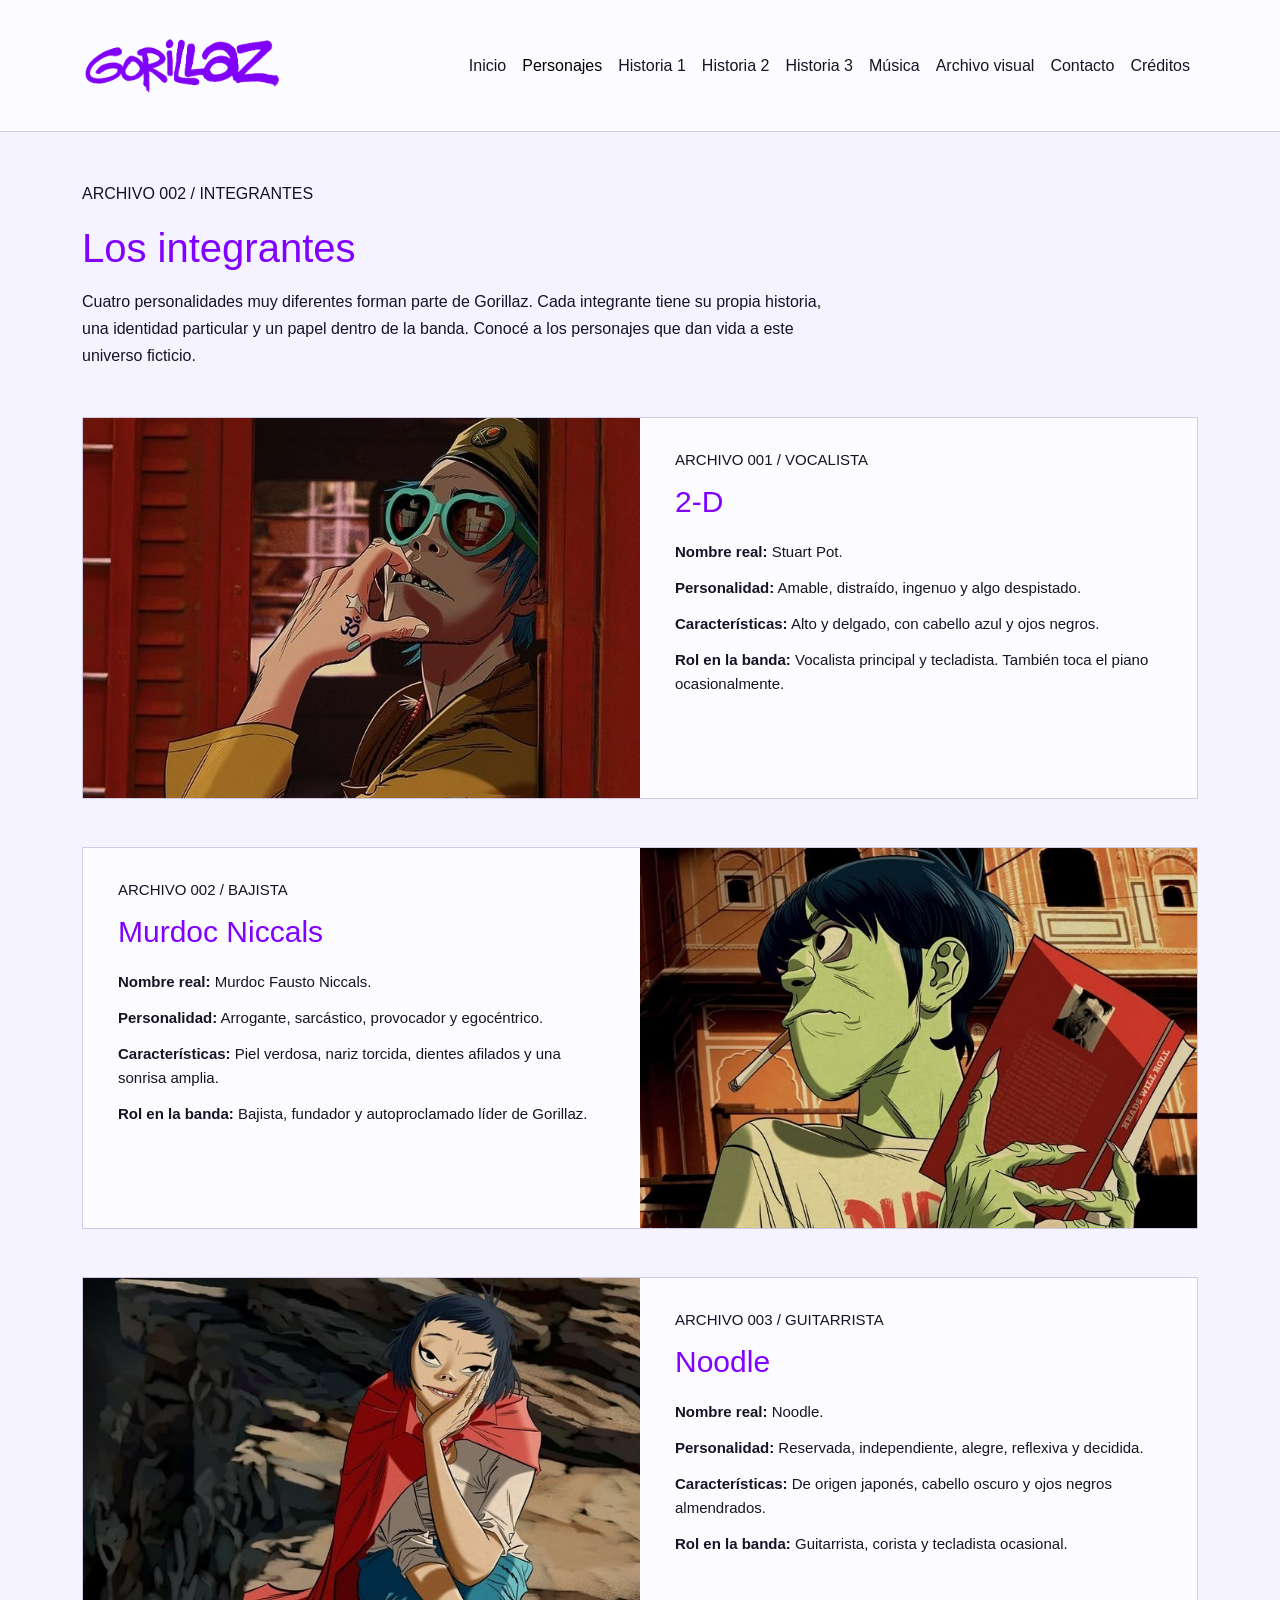
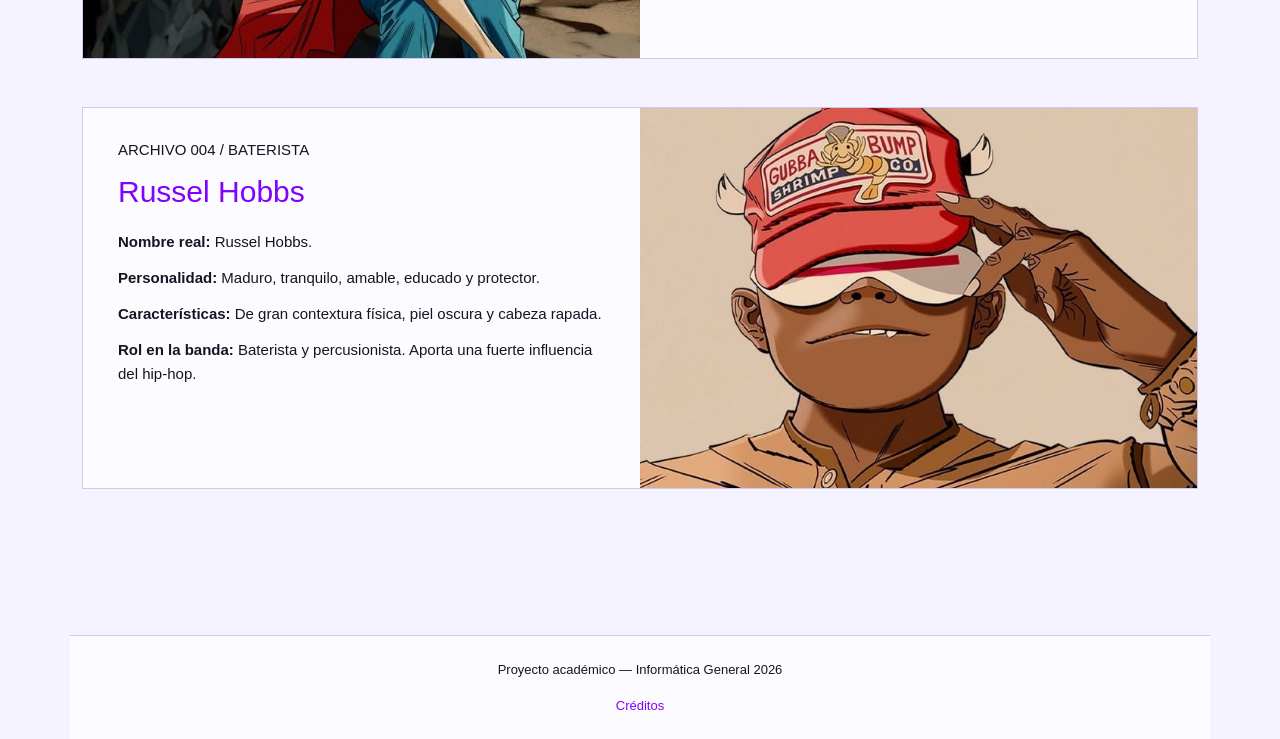
<file: personajes.html>
<!DOCTYPE html>
<html lang="es">
<head>
    <meta charset="UTF-8">
    <meta name="viewport" content="width=device-width, initial-scale=1.0">

    <title>Personajes | Archivo digital intervenido</title>

    <!-- Bootstrap -->
    <link href="https://cdn.jsdelivr.net/npm/bootstrap@5.3.9/dist/css/bootstrap.min.css" rel="stylesheet">

    <!-- CSS propio -->
    <link rel="stylesheet" href="css/estilos.css">
</head>

<body>

    <!-- ENCABEZADO -->
    <header>
        <nav class="navbar navbar-expand-lg">
            <div class="container py-4">

                <a href="index.html" class="navbar-brand text-decoration-none">
                    <img src="imagenes/logo.png" alt="Gorillaz - Inicio" class="logo">
                </a>

                <button class="navbar-toggler" type="button"
                    data-bs-toggle="collapse"
                    data-bs-target="#menuPrincipal"
                    aria-controls="menuPrincipal"
                    aria-expanded="false"
                    aria-label="Abrir menú">

                    <span class="navbar-toggler-icon"></span>
                </button>

                <div class="collapse navbar-collapse" id="menuPrincipal">
                    <ul class="navbar-nav ms-auto">

                        <li class="nav-item">
                            <a class="nav-link" href="index.html">Inicio</a>
                        </li>

                        <li class="nav-item">
                            <a class="nav-link active" href="personajes.html">Personajes</a>
                        </li>

                        <li class="nav-item">
                            <a class="nav-link" href="historia1.html">Historia 1</a>
                        </li>

                        <li class="nav-item">
                            <a class="nav-link" href="historia2.html">Historia 2</a>
                        </li>

                        <li class="nav-item">
                            <a class="nav-link" href="historia3.html">Historia 3</a>
                        </li>

                        <li class="nav-item">
                            <a class="nav-link" href="musica.html">Música</a>
                        </li>

                        <li class="nav-item">
                            <a class="nav-link" href="archivovisual.html">Archivo visual</a>
                        </li>

                        <li class="nav-item">
                            <a class="nav-link" href="contacto.html">Contacto</a>
                        </li>

                        <li class="nav-item">
                            <a class="nav-link" href="creditos.html">Créditos</a>
                        </li>

                    </ul>
                </div>
            </div>
        </nav>
    </header>


    <!-- CONTENIDO PRINCIPAL -->
    <main class="container py-5">

        <!-- PRESENTACIÓN -->
        <section class="personajes-intro mb-5">

            <p>ARCHIVO 002 / INTEGRANTES</p>

            <h1>Los integrantes</h1>

            <p>
                Cuatro personalidades muy diferentes forman parte de Gorillaz.
                Cada integrante tiene su propia historia, una identidad particular
                y un papel dentro de la banda. Conocé a los personajes que dan
                vida a este universo ficticio.
            </p>

        </section>


        <!-- FICHA DE 2-D -->
        <section class="ficha-personaje mb-5">

            <div class="row align-items-stretch g-0">

                <div class="col-md-6">
                    <img src="imagenes/2d.jpg"
                         alt="2-D, vocalista de Gorillaz"
                         class="personaje-imagen">
                </div>

                <div class="col-md-6">
                    <div class="personaje-info">

                        <p>ARCHIVO 001 / VOCALISTA</p>

                        <h2>2-D</h2>

                        <p><strong>Nombre real:</strong> Stuart Pot.</p>

                        <p><strong>Personalidad:</strong> Amable, distraído, ingenuo y algo despistado.</p>

                        <p><strong>Características:</strong> Alto y delgado, con cabello azul y ojos negros.</p>

                        <p><strong>Rol en la banda:</strong> Vocalista principal y tecladista. También toca el piano ocasionalmente.</p>

                    </div>
                </div>

            </div>
        </section>


        <!-- FICHA DE MURDOC -->
        <section class="ficha-personaje mb-5">

            <div class="row align-items-stretch g-0">

                <div class="col-md-6 order-md-2">
                    <img src="imagenes/murdoc.jpg"
                         alt="Murdoc Niccals, bajista de Gorillaz"
                         class="personaje-imagen">
                </div>

                <div class="col-md-6 order-md-1">
                    <div class="personaje-info">

                        <p>ARCHIVO 002 / BAJISTA</p>

                        <h2>Murdoc Niccals</h2>

                        <p><strong>Nombre real:</strong> Murdoc Fausto Niccals.</p>

                        <p><strong>Personalidad:</strong> Arrogante, sarcástico, provocador y egocéntrico.</p>

                        <p><strong>Características:</strong> Piel verdosa, nariz torcida, dientes afilados y una sonrisa amplia.</p>

                        <p><strong>Rol en la banda:</strong> Bajista, fundador y autoproclamado líder de Gorillaz.</p>

                    </div>
                </div>

            </div>
        </section>


        <!-- FICHA DE NOODLE -->
        <section class="ficha-personaje mb-5">

            <div class="row align-items-stretch g-0">

                <div class="col-md-6">
                    <img src="imagenes/noodle.jpg"
                         alt="Noodle, guitarrista de Gorillaz"
                         class="personaje-imagen">
                </div>

                <div class="col-md-6">
                    <div class="personaje-info">

                        <p>ARCHIVO 003 / GUITARRISTA</p>

                        <h2>Noodle</h2>

                        <p><strong>Nombre real:</strong> Noodle.</p>

                        <p><strong>Personalidad:</strong> Reservada, independiente, alegre, reflexiva y decidida.</p>

                        <p><strong>Características:</strong> De origen japonés, cabello oscuro y ojos negros almendrados.</p>

                        <p><strong>Rol en la banda:</strong> Guitarrista, corista y tecladista ocasional.</p>

                    </div>
                </div>

            </div>
        </section>


        <!-- FICHA DE RUSSEL -->
        <section class="ficha-personaje mb-5">

            <div class="row align-items-stretch g-0">

                <div class="col-md-6 order-md-2">
                    <img src="imagenes/russel.jpg"
                         alt="Russel Hobbs, baterista de Gorillaz"
                         class="personaje-imagen">
                </div>

                <div class="col-md-6 order-md-1">
                    <div class="personaje-info">

                        <p>ARCHIVO 004 / BATERISTA</p>

                        <h2>Russel Hobbs</h2>

                        <p><strong>Nombre real:</strong> Russel Hobbs.</p>

                        <p><strong>Personalidad:</strong> Maduro, tranquilo, amable, educado y protector.</p>

                        <p><strong>Características:</strong> De gran contextura física, piel oscura y cabeza rapada.</p>

                        <p><strong>Rol en la banda:</strong> Baterista y percusionista. Aporta una fuerte influencia del hip-hop.</p>

                    </div>
                </div>

            </div>
        </section>

    </main>
    <footer class="container py-4 text-center">
        <p>Proyecto académico — Informática General 2026</p>
        <a href="creditos.html">Créditos</a>
    </footer>
    <!-- JAVASCRIPT DE BOOTSTRAP -->
    <script src="https://cdn.jsdelivr.net/npm/bootstrap@5.3.9/dist/js/bootstrap.bundle.min.js"></script>

</body>
</html>
</file>
<file: css/estilos.css>
/* ==========================================
   PALETA DE COLORES
========================================== */

/*
Color principal (#8001FF)
Fondo (#F5F3FF)
Surface (#FCFBFF)
Bordes y detalles decorativos (#CFC9E9)
Texto (#171324)
Elementos interactivos (#7662B0)
*/


/* ==========================================
   ESTILOS GENERALES
========================================== */

/* CUERPO */

body {
    background-color: #F5F3FF;
    color: #171324;
    font-family: Arial, sans-serif;
}

/* ENCABEZADO */

header {
    background-color: #FCFBFF;
    border-bottom: 1px solid #CFC9E9;
}

/* LOGO */

.logo {
    width: 200px;
    height: auto;
}

/* ENLACES DEL MENÚ */

.navbar-nav .nav-link {
    color: #171324;
}

.navbar-nav .nav-link:hover {
    color: #8001FF;
}

/* BOTÓN HAMBURGUESA */

.navbar-toggler {
    border-color: #CFC9E9;
}

/* COLOR DEL ÍCONO HAMBURGUESA */

.navbar-toggler-icon {
    filter: invert(20%) sepia(90%) saturate(6000%) hue-rotate(260deg);
}

/* SECCIONES */

section {
    color: #171324;
}

/* TÍTULOS */

h1, h2 {
    color: #8001FF;
}

/* TARJETAS */

.card {
    background-color: #FCFBFF;
    border: 1px solid #CFC9E9;
    color: #171324;
}

.card-title {
    color: #171324;
}

/* BOTONES */

.btn-primary {
    background-color: #8001FF;
    border-color: #8001FF;
}

.btn-primary:hover {
    background-color: #7662B0;
    border-color: #7662B0;
}

/* FOOTER */

footer.container {
    border-top: 1px solid #CFC9E9;
    color: #171324;
}

footer a {
    color: #8001FF;
    text-decoration: none;
}

footer a:hover {
    color: #7662B0;
}


/* ==========================================
   PORTADA DE INICIO
   MOBILE FIRST
========================================== */

/* ESTILOS BASE: CELULARES */

.bienvenida {
    position: relative;
    width: 100%;
    background-color: #171324;
    padding: 35px 24px;
}

.bienvenida-imagen {
    display: none;
}

.bienvenida-texto {
    position: static;
    width: 100%;
    color: #FCFBFF;
}

.bienvenida-texto h2 {
    color: #FCFBFF;
    font-size: 28px;
}

.bienvenida-texto p {
    font-size: 15px;
}


/* PANTALLAS GRANDES */

@media (min-width: 768px) {

    .bienvenida {
        padding: 0;
    }

    .bienvenida-imagen {
        display: block;
        width: 100%;
        height: auto;
    }

    .bienvenida-texto {
        position: absolute;
        top: 35%;
        left: 8%;
        width: 35%;
    }

    .bienvenida-texto h2 {
        font-size: 2rem;
    }

    .bienvenida-texto p {
        font-size: 16px;
    }

}



/* ================================================
   FORMULARIO COMO "FICHA" DE ARCHIVO
   ================================================ */

/* ---------- Contenedor ---------- */
#contacto {
    max-width: 700px;
    margin: 0 auto;
    padding: 0 1rem;
}

/* ---------- La tarjeta: blanca, borde fino lavanda, sin sombras ---------- */
#form-contacto {
    width: 100%;
    margin-top: 2rem;
    padding: 2rem;
    background-color: #FFFFFF;
    color: #171324;
    border: 1px solid #CFC9E9;
    counter-reset: campo; /* para numerar los campos 01, 02, 03... */
}

/* ---------- Etiquetas numeradas, en violeta (como "01 / LOS PRIMEROS ACCIDENTES") ---------- */
#form-contacto .form-label {
    counter-increment: campo;
    font-size: 0.8rem;
    font-weight: 700;
    text-transform: uppercase;
    letter-spacing: 0.08em;
    color: #8001FF;
}

#form-contacto .form-label::before {
    content: counter(campo, decimal-leading-zero) " / ";
}

/* ---------- Campos: caja con borde fino ---------- */
.form-control,
.form-select {
    background-color: #FFFFFF;
    border: 1px solid #CFC9E9;
    border-radius: 0;
    padding: 0.6rem 0.75rem;
    color: #171324;
}

.form-control:focus,
.form-select:focus {
    border-color: #8001FF;
    box-shadow: none;
}

/* ---------- Radios y checkbox ---------- */
.form-check-input {
    border: 1px solid #8001FF;
}

.form-check-input:checked {
    background-color: #8001FF;
    border-color: #8001FF;
}

.form-check-input:focus {
    box-shadow: none;
}

.form-check-label {
    font-size: 0.95rem;
}

/* ---------- Botón ---------- */
#form-contacto .btn-primary {
    background-color: #8001FF;
    border-color: #8001FF;
    padding: 0.7rem 2rem;
}

#form-contacto .btn-primary:hover {
    background-color: #6300C7;
    border-color: #6300C7;
}

/* ---------- Mensaje de éxito: misma tarjeta, con borde violeta ---------- */
.alert-success {
    background-color: #FFFFFF;
    border: 1px solid #8001FF;
    border-radius: 0;
    color: #171324;
}

/* ---------- Estados de validación (los agrega y saca el JavaScript) ---------- */
.form-control.valido,
.form-select.valido {
    border-color: green;
}

.form-control.invalido,
.form-select.invalido {
    border-color: red;
}

.form-check-input.invalido {
    border-color: red;
}

/* ---------- Mensajes de error: ocultos hasta que el JS agrega la clase "visible" ---------- */
.mensaje-error {
    display: none;
    color: red;
    font-size: 0.9rem;
    margin: 4px 0 0 0;
}

.mensaje-error.visible {
    display: block;
}

/* ---------- Ocultar elementos (mensaje de éxito) ---------- */
.oculto {
    display: none;
}


/* =================================
   PÁGINA DE PERSONAJES
   MOBILE FIRST
================================= */

/* PRESENTACIÓN */

.personajes-intro {
    max-width: 750px;
}

.personajes-intro h1 {
    margin-bottom: 16px;
}

.personajes-intro p {
    line-height: 1.7;
}


/* FICHAS */

.ficha-personaje {
    max-width: 1200px;
    margin-left: auto;
    margin-right: auto;
    background-color: #FCFBFF;
    border: 1px solid #CFC9E9;
    overflow: hidden;
}


/* IMÁGENES */

/* Estilos base: celulares */

.personaje-imagen {
    display: block;
    width: 100%;
    height: 300px;
    object-fit: cover;
}


/* INFORMACIÓN */

.personaje-info {
    padding: 24px;
}

.personaje-info h2 {
    color: #8001FF;
    font-size: 26px;
    margin-bottom: 20px;
}

.personaje-info p {
    color: #171324;
    font-size: 15px;
    line-height: 1.6;
    margin-bottom: 12px;
}

.personaje-info strong {
    color: #171324;
}


/* =================================
   TABLETS Y ESCRITORIO
================================= */

@media (min-width: 768px) {

    .personaje-imagen {
        height: 380px;
    }

    .personaje-info {
        padding: 30px 35px;
    }

    .personaje-info h2 {
        font-size: 30px;
    }

}



/* =================================
   HISTORIA 1 Y 2
   MOBILE FIRST
================================= */

/* PRESENTACIÓN */

.historia-intro {
    margin: 45px auto;
}

.historia-intro h1 {
    margin-bottom: 16px;
}

.historia-intro p {
    line-height: 1.7;
}


/* BLOQUES DE HISTORIA */

.historia-bloque {
    text-align: left;
}


/* IMÁGENES */

/* Estilos base: celulares */

.historia-imagen {
    display: block;
    width: 100%;
    height: 280px;
    object-fit: cover;
}


/* ETIQUETAS */

.historia-etiqueta {
    color: #8001FF;
    font-size: 13px;
    font-weight: 600;
    letter-spacing: 1px;
}


/* CIERRE */

.historia-cierre {
    max-width: 1200px;
    margin: 70px auto 30px;
    padding: 25px 0;
    border-top: 1px solid #CFC9E9;
    text-align: left;
}

/* =================================
   HISTORIA 2
================================= */

/* VIDEO */

.historia-bloque iframe {
    display: block;
    width: 100%;
    aspect-ratio: 16 / 9;
    height: auto;
    border: 0;
}


/* =================================
   TABLETS Y ESCRITORIO
================================= */

@media (min-width: 768px) {

    .historia-imagen {
        height: 380px;
    }

}



/* ================
   CRÉDITOS — 
 ===================*/

/* ---------- Contenedor de la página ---------- */
.contenedor-pagina {
    max-width: 1200px;
    margin: 0 auto;
    padding: 2rem 1rem 3rem;
    color: #171324;
}

.contenedor-pagina h1 {
    color: #8001FF;
    font-weight: 400;
}

/* ---------- Autoras: tarjeta con foto chica y datos al costado ---------- */
.lista-autores {
    margin-top: 2.5rem;
}

.archivo-autor {
    display: flex;
    align-items: center;      /* foto y texto centrados verticalmente */
    gap: 2.5rem;
    padding: 2rem;
    background-color: #FDFCFF;
    border: 1px solid #CFC9E9;
    margin-bottom: 2.5rem;
}

/* La segunda autora lleva la foto a la derecha (se agrega la clase "invertido" en el HTML) */
.archivo-autor.invertido {
    flex-direction: row-reverse;
}

/* Foto chica, vertical, con borde fino */
.archivo-foto {
    width: 220px;
    height: 275px;
    flex-shrink: 0;           /* no se achica si el texto es largo */
    object-fit: cover;        /* recorta la foto para llenar el espacio sin deformarla */
    object-position: center 20%;
    border: 1px solid #CFC9E9;
}

.archivo-texto {
    flex: 1;
}

.archivo-etiqueta {
    margin-bottom: 0.5rem;
    color: #171324;
}

.archivo-nombre {
    margin-bottom: 1rem;
    color: #8001FF;
    font-weight: 400;
}

.archivo-texto p {
    margin-bottom: 0.9rem;
    line-height: 1.6;
}

/* ---------- Fichas (proceso y fuentes): tarjeta de texto ---------- */
.ficha {
    margin-top: 2.5rem;
    padding: 2rem;
    background-color: #FDFCFF;
    border: 1px solid #CFC9E9;
}

/* El texto de data-ficha se muestra arriba, como las etiquetas "01 / ..." de Historia */
.ficha::before {
    content: attr(data-ficha);
    display: block;
    margin-bottom: 0.5rem;
    font-size: 0.8rem;
    font-weight: 700;
    text-transform: uppercase;
    letter-spacing: 0.08em;
    color: #8001FF;
}

.titulo-ficha {
    margin-bottom: 1rem;
    color: #8001FF;
    font-weight: 400;
}

.texto-proyecto {
    max-width: 760px;
}

.texto-proyecto p,
.texto-proyecto li {
    line-height: 1.7;
}

.texto-proyecto ul {
    padding-left: 1.2rem;
}

.texto-proyecto li {
    margin-bottom: 0.4rem;
}

/* ---------- Celular: la foto pasa arriba (centrada) y el texto abajo ---------- */
@media (max-width: 768px) {
    .archivo-autor,
    .archivo-autor.invertido {
        flex-direction: column;
        gap: 1.5rem;
        padding: 1.5rem;
    }

    .archivo-texto {
        width: 100%;
    }

    .ficha {
        padding: 1.5rem;
    }
}

/* ==========================================
   ARCHIVO VISUAL / GORILLAZ
   Estética: archivo digital intervenido
========================================== */


/* INTRODUCCION */

.av-intro {
    max-width: 620px;
    margin-top: 45px;
    margin-bottom: 45px;
}

.av-intro-codigo {
    display: flex;
    justify-content: space-between;
    gap: 15px;
    flex-wrap: wrap;
    font-size: 11px;
    letter-spacing: 1px;
    color: #8500ff;
    border-bottom: 1px solid #cdb7ed;
    padding-bottom: 10px;
    margin-bottom: 25px;
}

.av-etiqueta {
    font-size: 12px;
    letter-spacing: 2px;
    text-transform: uppercase;
    margin-bottom: 12px;
}

.av-titulo {
    font-size: 42px;
    font-weight: normal;
    color: #8500ff;
    margin-bottom: 20px;
}

.av-titulo span {
    color: #b7ed32;
}

.av-texto {
    font-size: 16px;
    line-height: 30px;
    max-width: 580px;
}


/* NOTA DE ARCHIVO */

.av-nota {
    display: flex;
    justify-content: space-between;
    flex-wrap: wrap;
    gap: 10px;
    border-left: 3px solid #ff873c;
    padding: 10px 12px;
    margin-top: 25px;
    background-color: #ebe4fa;
    font-size: 10px;
    letter-spacing: 1px;
    color: #51416a;
}


/* FILTROS */

.av-filtros {
    display: flex;
    align-items: center;
    flex-wrap: wrap;
    gap: 10px;
    margin-bottom: 30px;
}

.av-filtros-titulo {
    font-size: 11px;
    letter-spacing: 1px;
    margin: 0 8px 0 0;
    color: #51416a;
}

.av-boton {
    border: 1px solid #8500ff;
    border-radius: 0;
    padding: 9px 13px;
    background-color: transparent;
    color: #8500ff;
    font-size: 13px;
    transition: 0.3s;
}

.av-boton:hover {
    background-color: #e8dcfa;
    color: #8500ff;
    border-color: #8500ff;
}

.av-boton.activo {
    background-color: #8500ff;
    color: white;
    border-color: #8500ff;
}


/* GALERIA */

.av-galeria {
    align-items: start;
}

.av-item {
    transition: opacity 0.3s;
}

/* Separación irregular de las fichas */

.av-item:nth-child(2) {
    margin-top: 55px;
}

.av-item:nth-child(3) {
    margin-top: -15px;
}

.av-item:nth-child(4) {
    margin-top: 35px;
}


/* FICHAS */

.av-ficha {
    display: block;
    position: relative;
    color: #171020;
    text-decoration: none;
    background-color: #fcfbff;
    border: 1px solid #cfc3e4;
    padding: 8px;
    height: 100%;
    overflow: hidden;
}

.av-ficha::before {
    content: "";
    position: absolute;
    top: 0;
    left: 0;
    width: 35px;
    height: 4px;
    background-color: #b7ed32;
    z-index: 2;
}

.av-ficha:hover {
    color: #171020;
    border-color: #8500ff;
}


/* IMAGENES */

.av-imagen-contenedor {
    position: relative;
    overflow: hidden;
    background-color: #21172e;
}

.av-imagen-contenedor img {
    display: block;
    width: 100%;
    height: 340px;
    object-fit: cover;
    transition: transform 0.4s, filter 0.4s;
}

/* La primera imagen tiene más protagonismo */

.av-ficha-grande .av-imagen-contenedor img {
    height: 420px;
}

.av-ficha:hover .av-imagen-contenedor img {
    transform: scale(1.04);
    filter: saturate(1.15);
}


/* ETIQUETAS SOBRE LAS IMAGENES */

.av-numero {
    position: absolute;
    top: 12px;
    left: 12px;
    background-color: #8500ff;
    color: white;
    font-size: 12px;
    padding: 7px 10px;
    letter-spacing: 1px;
}

.av-tipo {
    position: absolute;
    bottom: 12px;
    left: 12px;
    background-color: #b7ed32;
    color: #171020;
    padding: 6px 9px;
    font-size: 10px;
    font-weight: bold;
    letter-spacing: 1px;
}

.av-marca {
    position: absolute;
    right: 12px;
    top: 12px;
    color: white;
    border: 1px solid white;
    padding: 6px 9px;
    font-size: 11px;
    letter-spacing: 1px;
}


/* INFORMACION DE LAS FICHAS */

.av-ficha-texto {
    padding: 18px 12px 12px;
}

.av-categoria {
    font-size: 10px;
    letter-spacing: 1.5px;
    color: #8500ff;
    margin-bottom: 10px;
}

.av-ficha-texto h2 {
    font-size: 24px;
    font-weight: normal;
    color: #8500ff;
    margin-bottom: 10px;
}

.av-ficha-texto p:not(.av-categoria) {
    font-size: 14px;
    line-height: 23px;
    margin-bottom: 15px;
}

.av-coordenada {
    display: block;
    border-top: 1px dashed #cdb7ed;
    padding-top: 10px;
    font-size: 10px;
    letter-spacing: 1px;
    color: #777080;
}


/* INTERVENCION GRAFICA */

.av-item:nth-child(2) .av-ficha {
    transform: rotate(1deg);
}

.av-item:nth-child(3) .av-ficha {
    transform: rotate(-1deg);
}

.av-item:nth-child(2) .av-ficha:hover,
.av-item:nth-child(3) .av-ficha:hover {
    transform: rotate(0deg);
}


/* MENSAJE SIN RESULTADOS */

.av-vacio {
    padding: 25px;
    border: 1px dashed #8500ff;
    color: #8500ff;
    font-size: 14px;
    text-align: center;
}


/* CIERRE DEL ARCHIVO */

.av-cierre {
    margin-top: 75px;
    margin-bottom: 20px;
    padding: 22px 0;
    border-top: 1px solid #8500ff;
    border-bottom: 1px solid #8500ff;
    display: flex;
    justify-content: space-between;
    align-items: center;
    flex-wrap: wrap;
    gap: 12px;
}

.av-cierre span {
    font-size: 10px;
    letter-spacing: 1px;
    color: #8500ff;
}

.av-cierre p {
    font-size: 13px;
    letter-spacing: 2px;
    color: #171020;
    margin: 0;
}


/* VENObOX */

.vbox-container {
    background-color: rgba(15, 5, 25, 0.96);
}


/* PIE DE PAGINA */

footer {
    margin-top: 50px;
    border-top: 1px solid #d6c9ed;
    background-color: #fcfbff;
    font-size: 13px;
}

footer a {
    color: #8500ff;
    text-decoration: none;
}

footer a:hover {
    text-decoration: underline;
}


/* RESPONSIVE */

@media (max-width: 991px) {

    .av-item:nth-child(2),
    .av-item:nth-child(3),
    .av-item:nth-child(4) {
        margin-top: 0;
    }

    .av-ficha-grande .av-imagen-contenedor img {
        height: 340px;
    }

    .av-imagen-contenedor img {
        height: 320px;
    }

}

@media (max-width: 576px) {

    .av-intro {
        margin-top: 30px;
    }

    .av-titulo {
        font-size: 33px;
    }

    .av-filtros {
        align-items: flex-start;
    }

    .av-filtros-titulo {
        width: 100%;
        margin-bottom: 5px;
    }

    .av-ficha-grande .av-imagen-contenedor img,
    .av-imagen-contenedor img {
        height: 280px;
    }

    .av-item:nth-child(2) .av-ficha,
    .av-item:nth-child(3) .av-ficha {
        transform: none;
    }

    .av-cierre {
        flex-direction: column;
        align-items: flex-start;
    }

}
</file>
